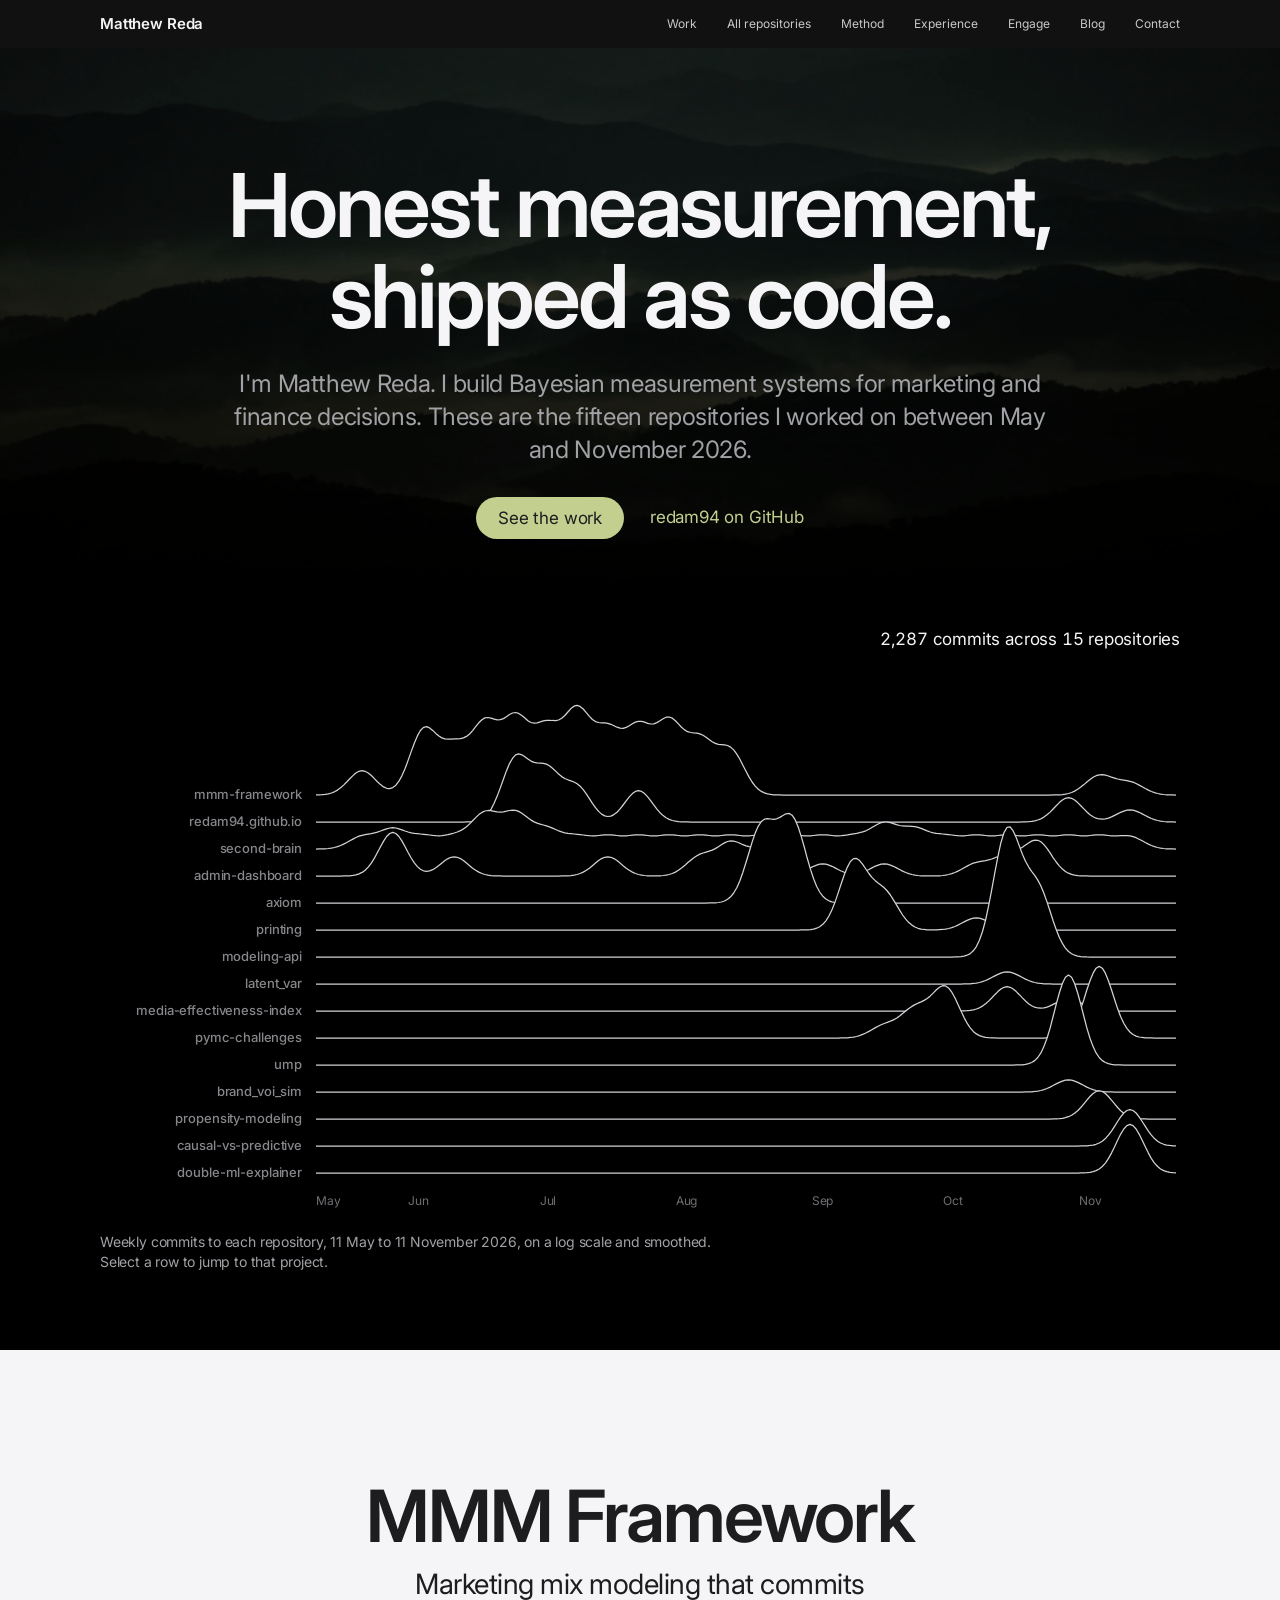
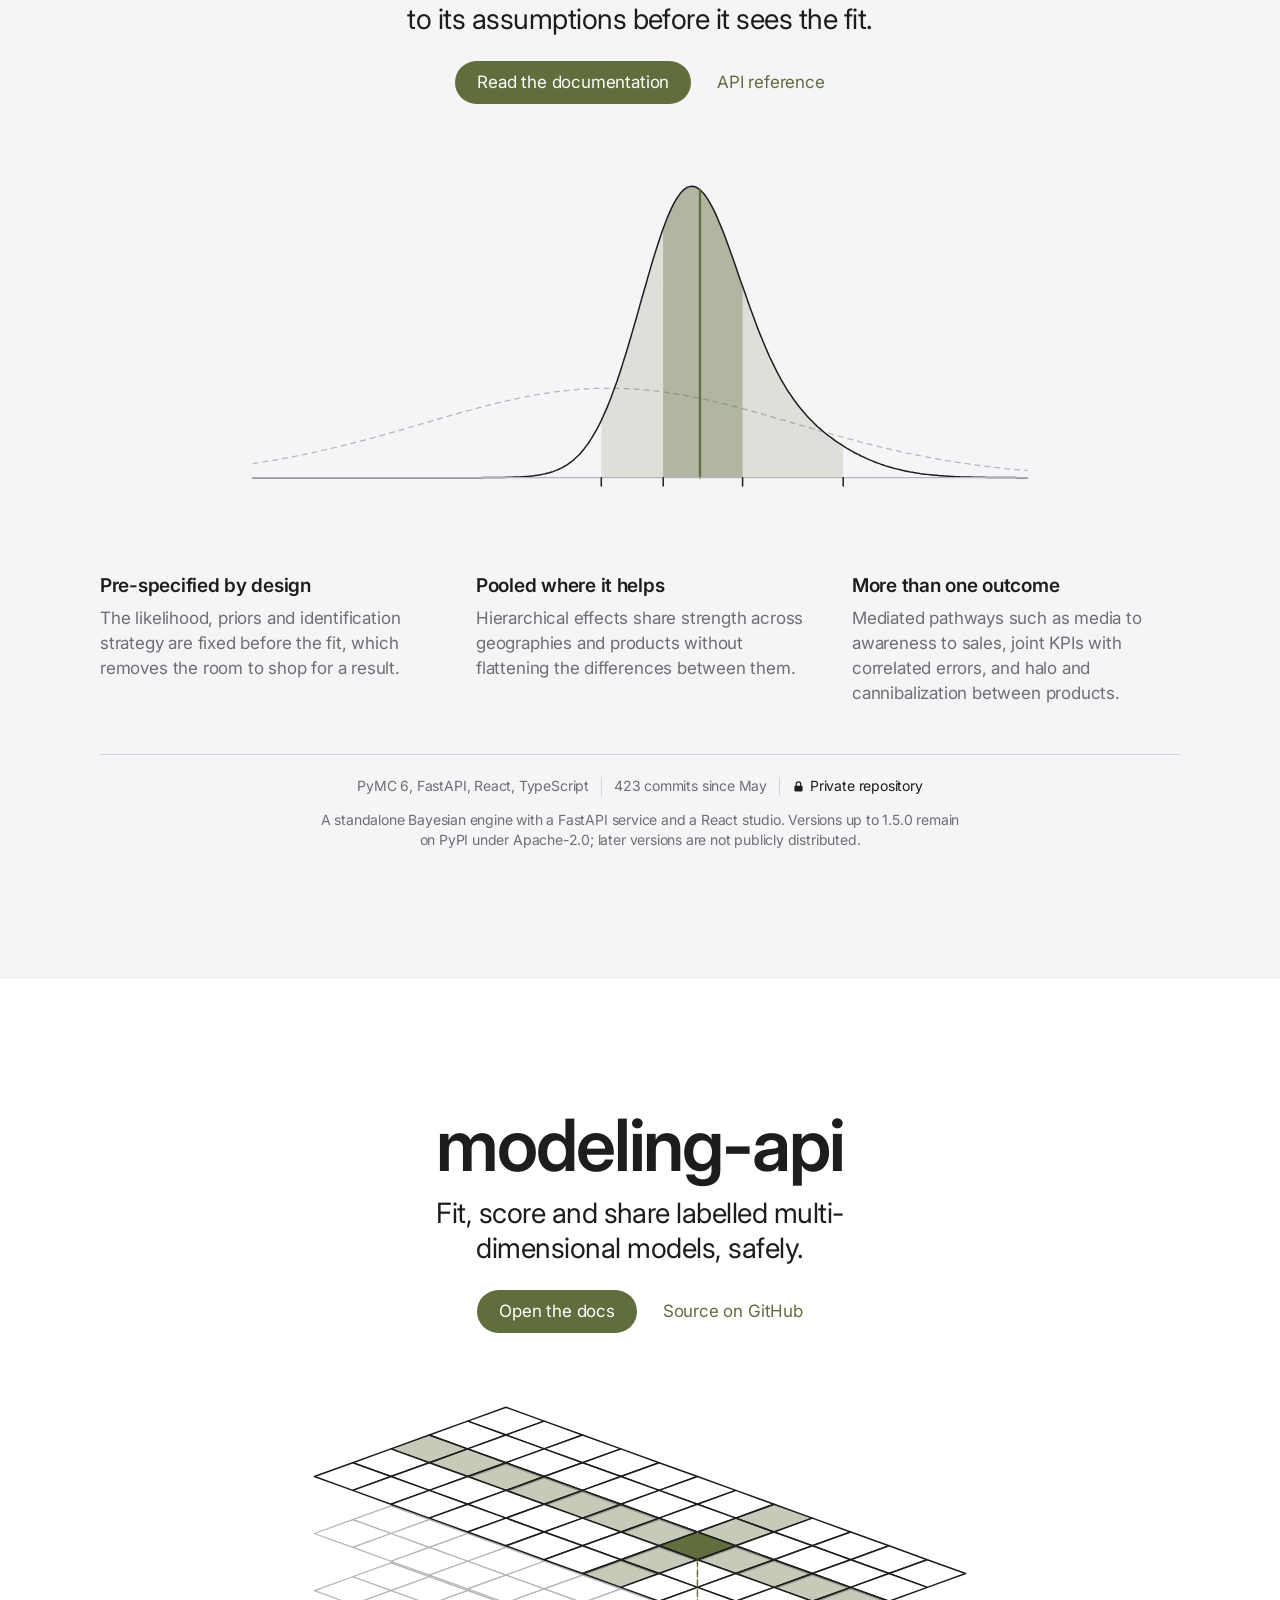
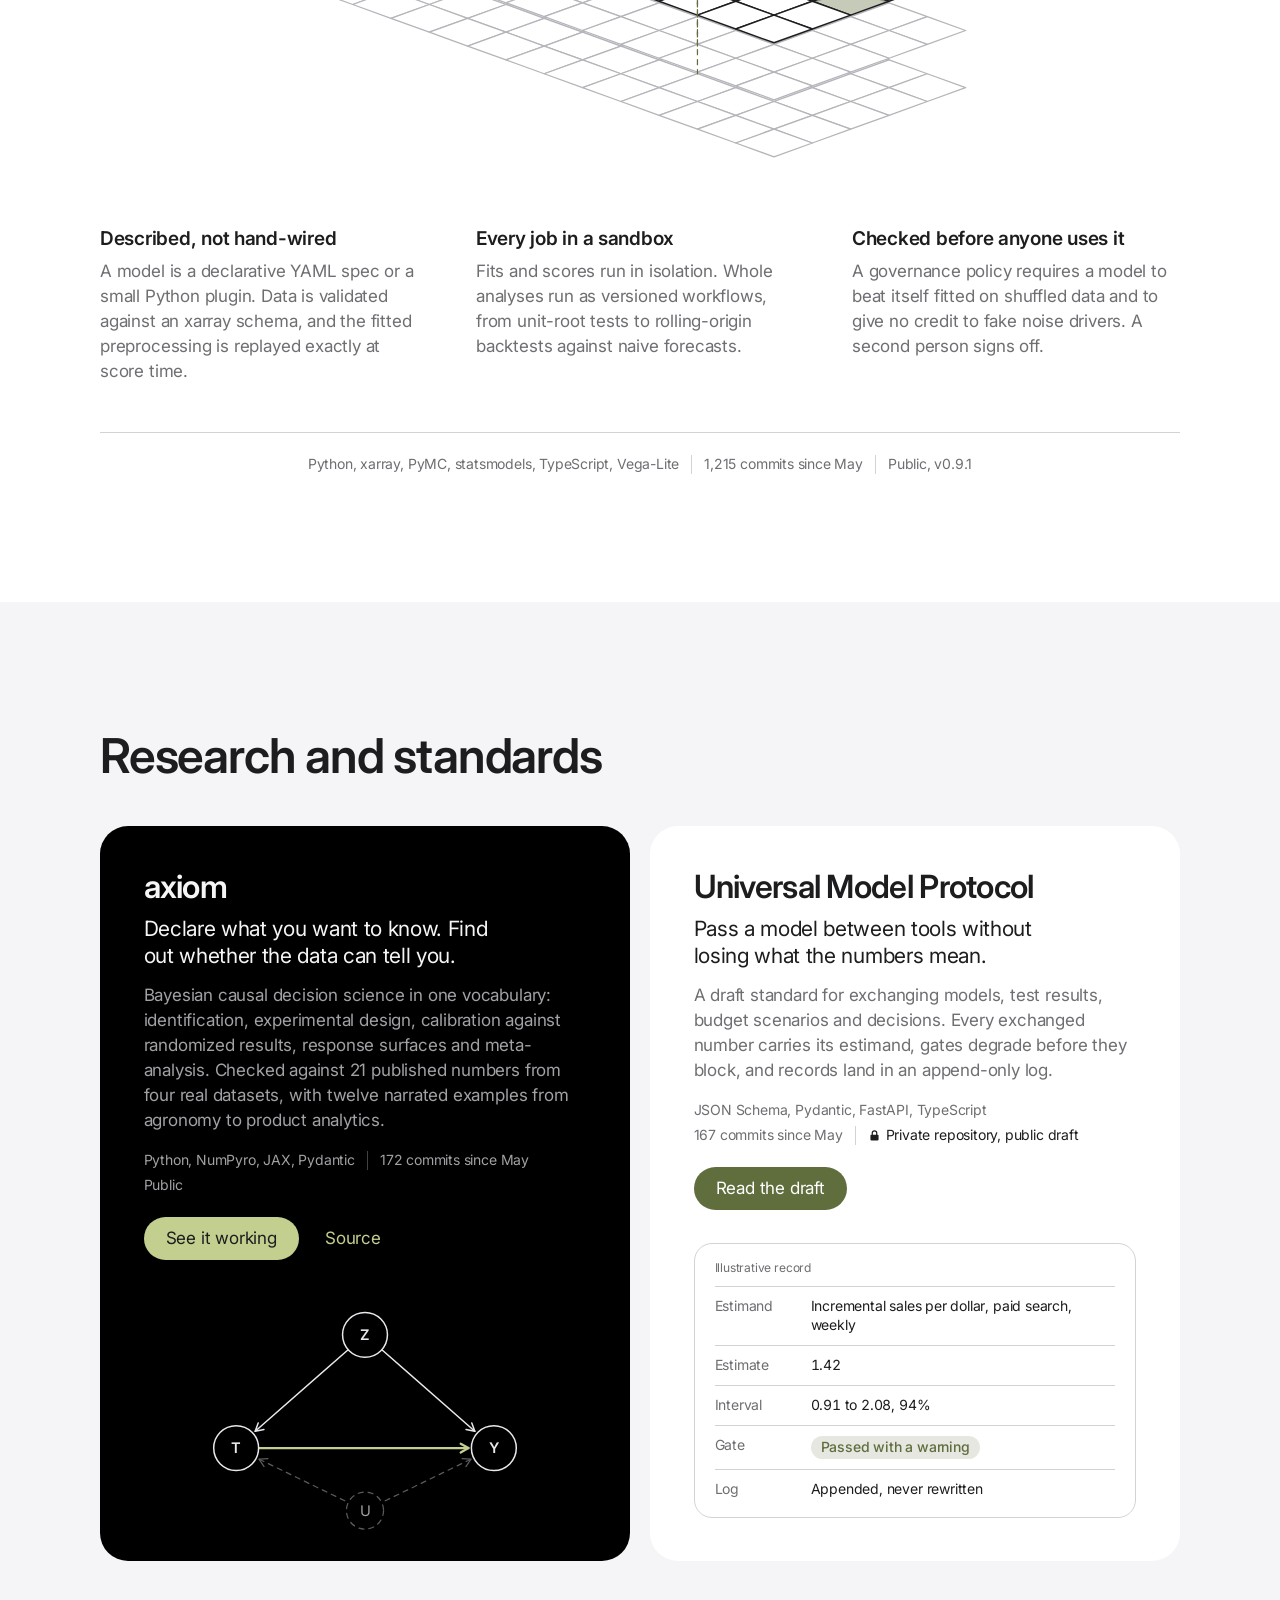
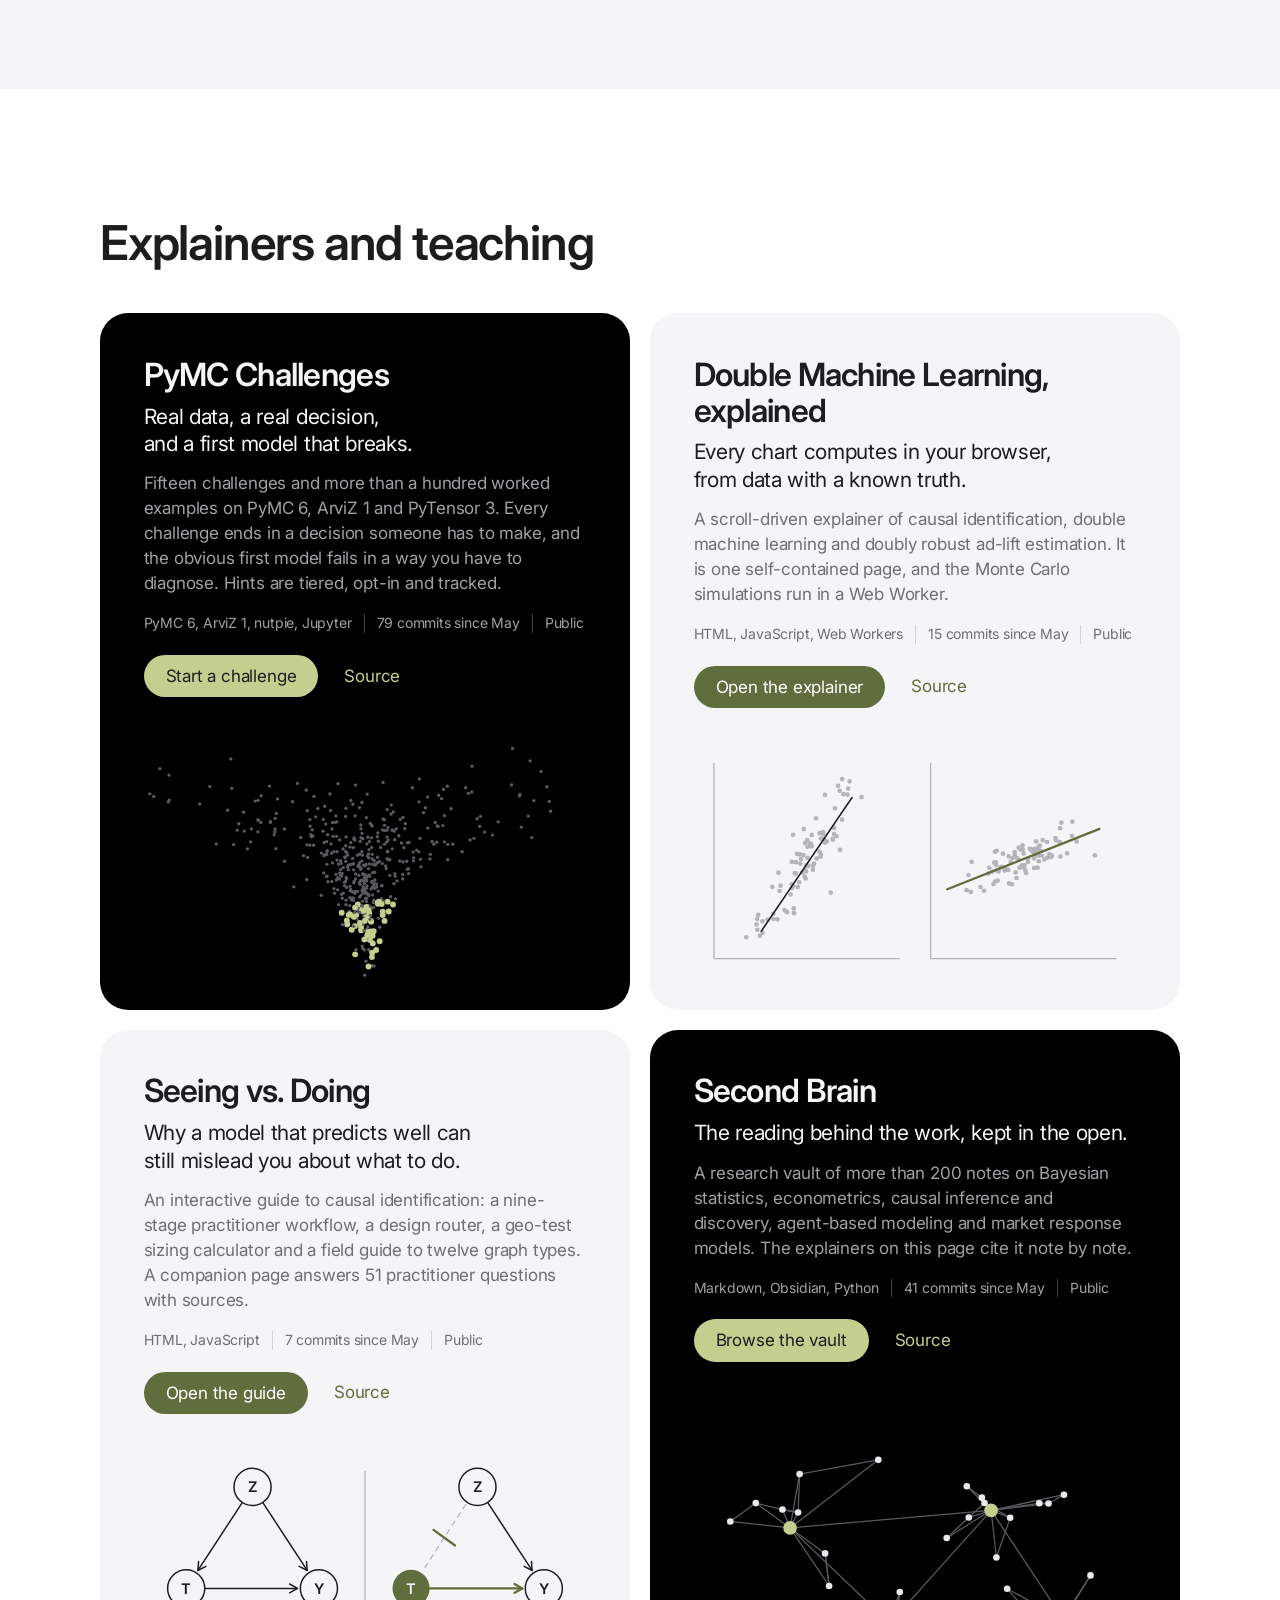
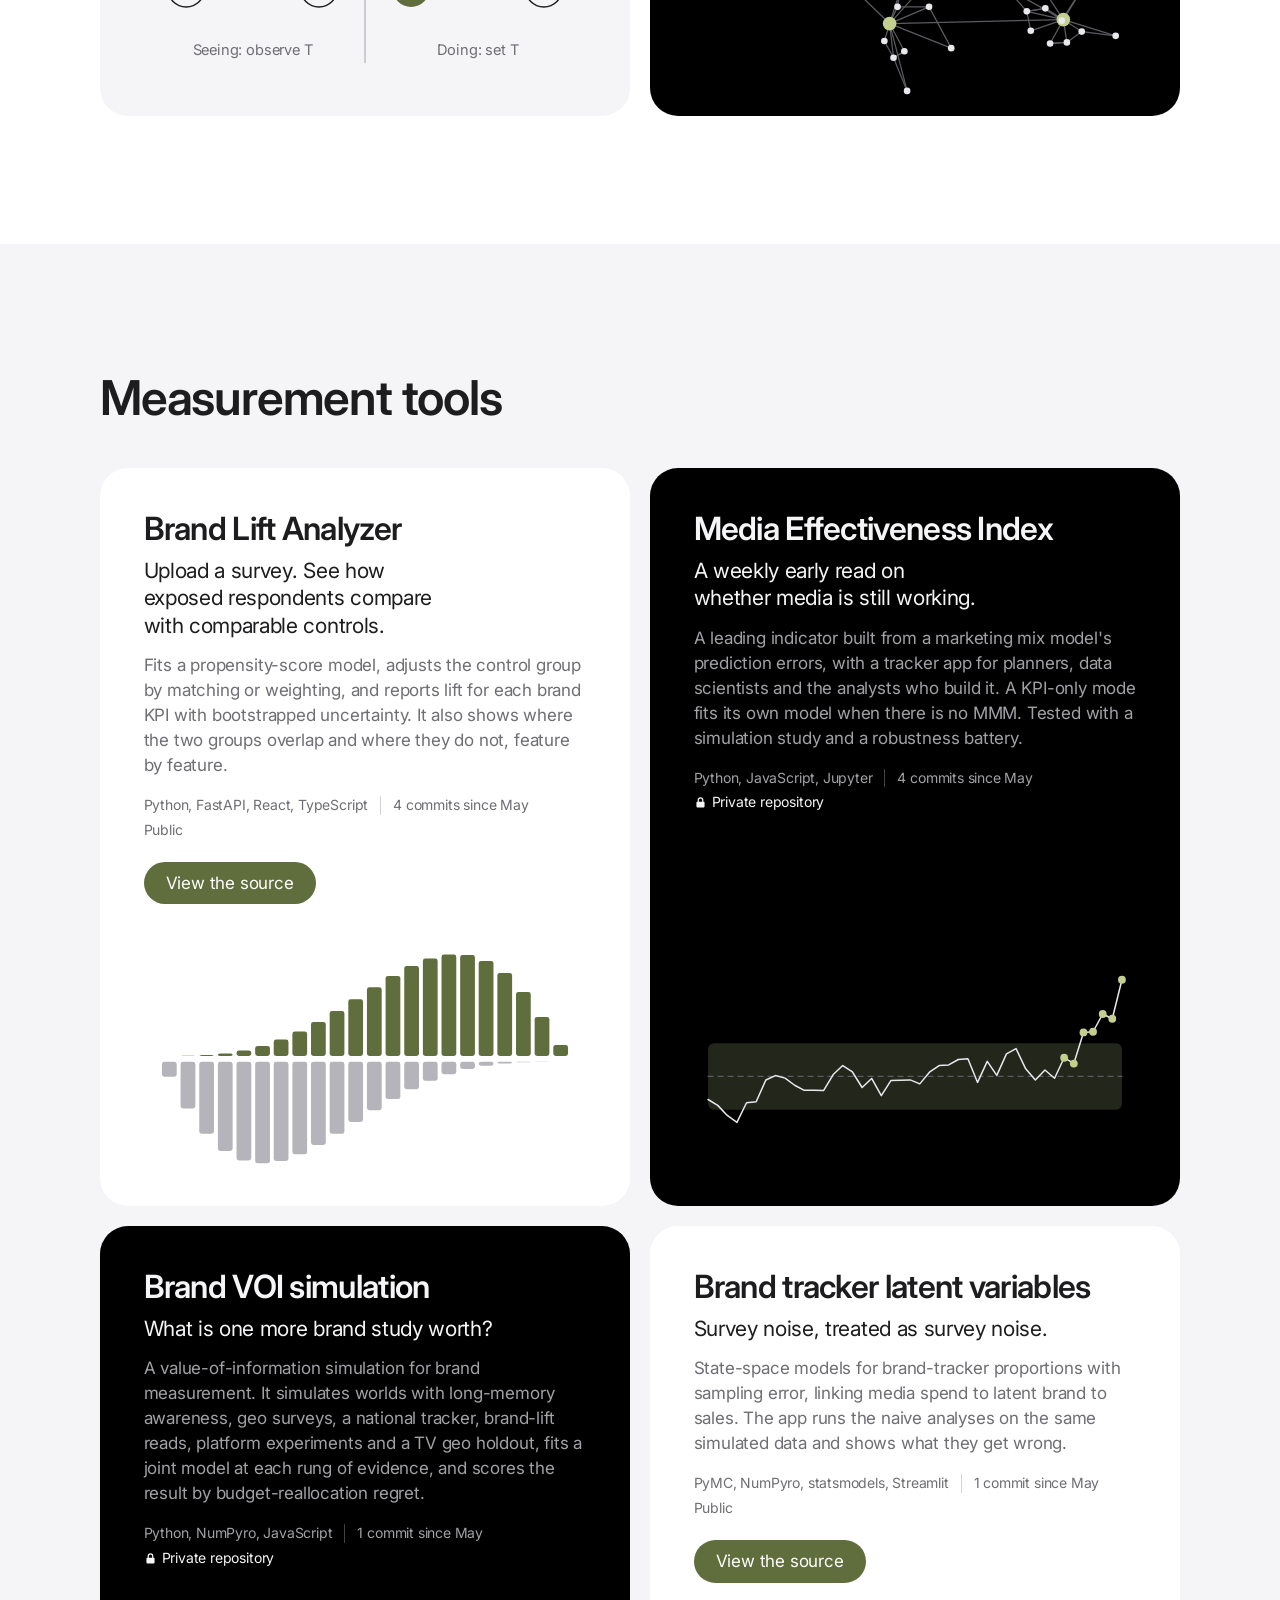
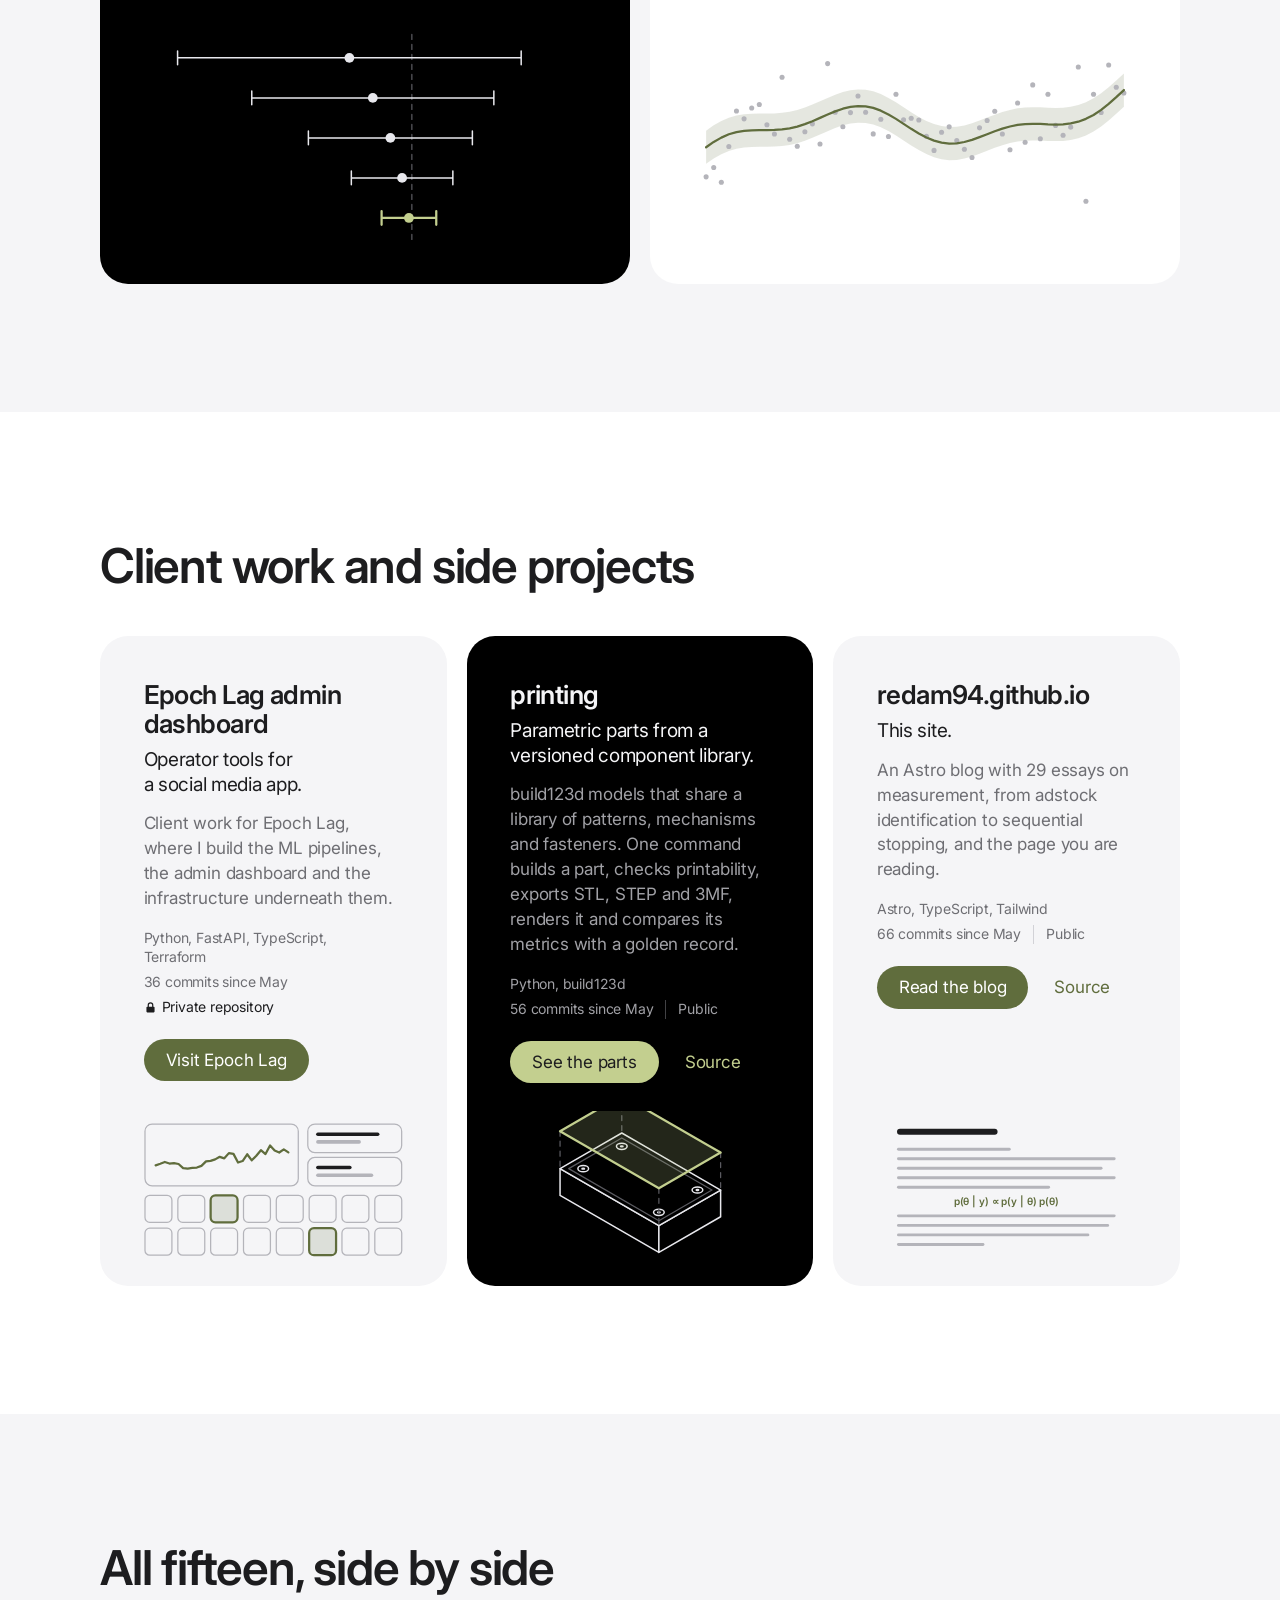
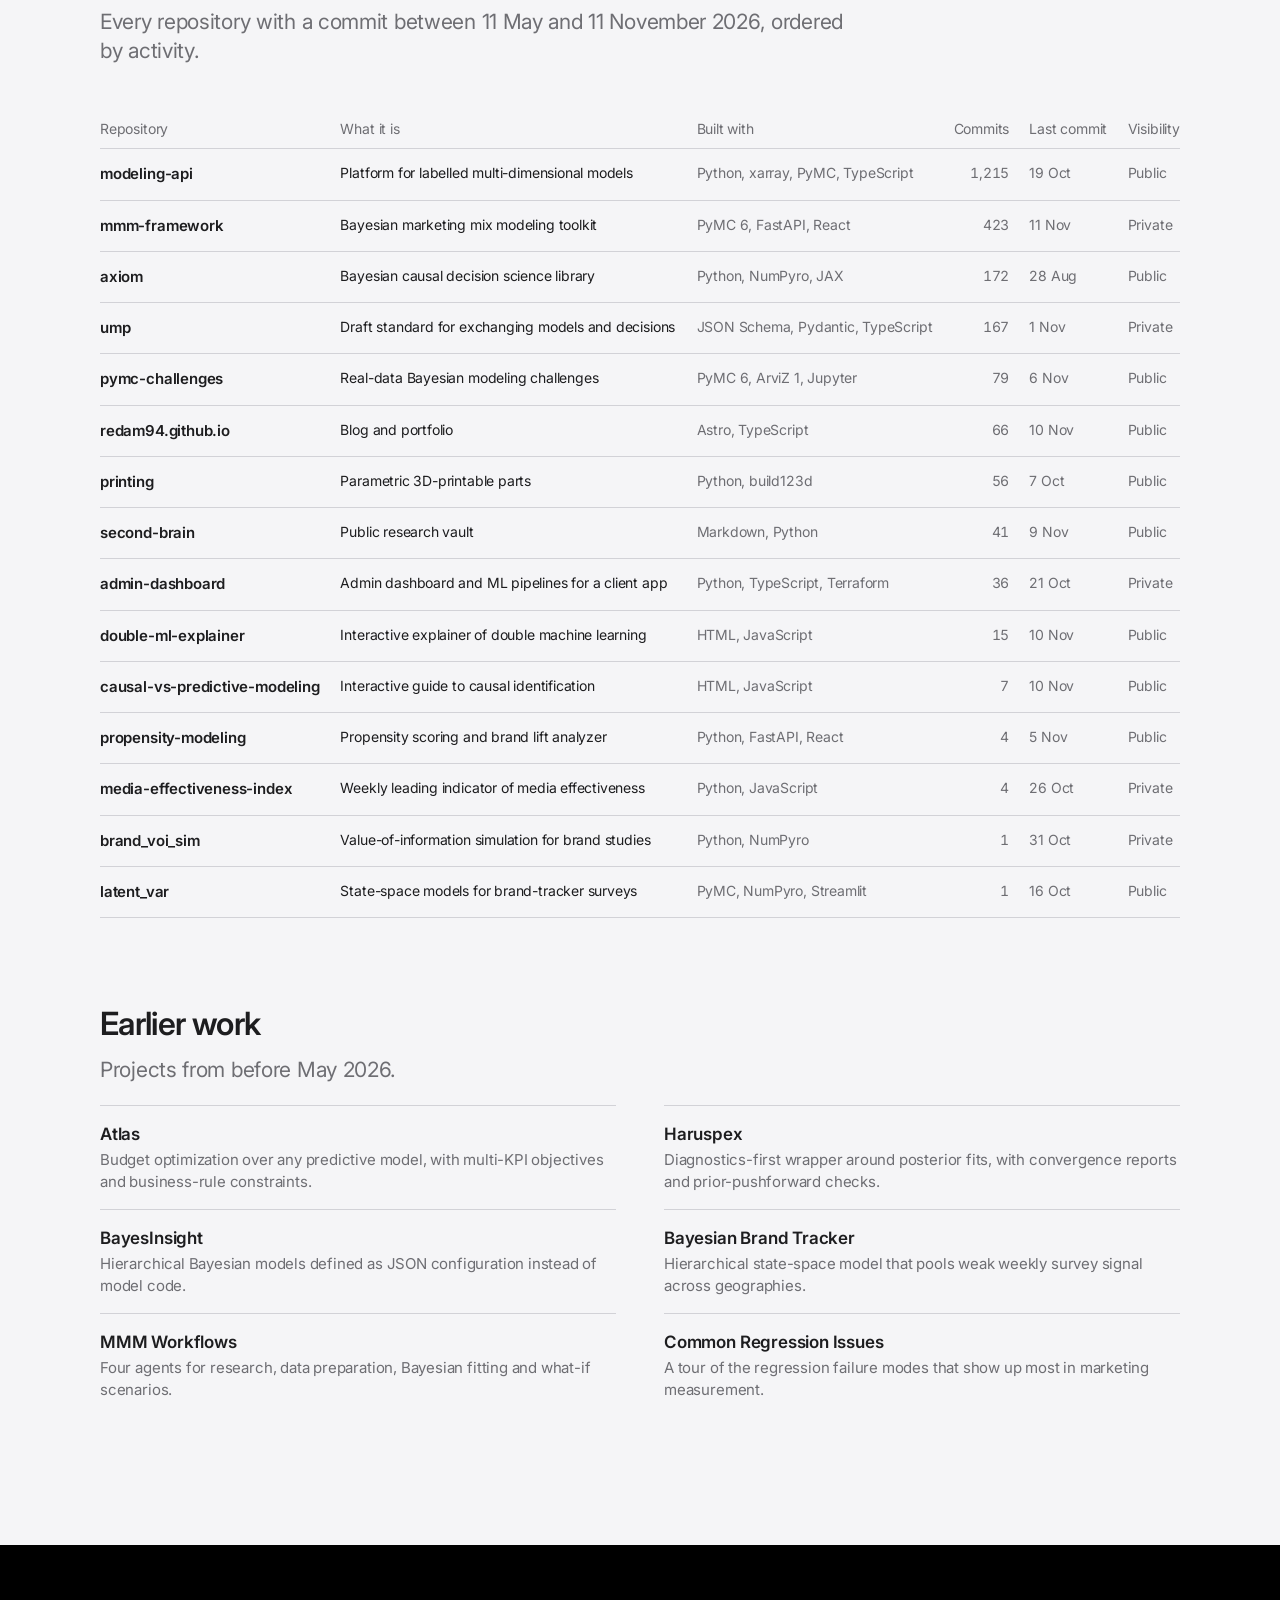
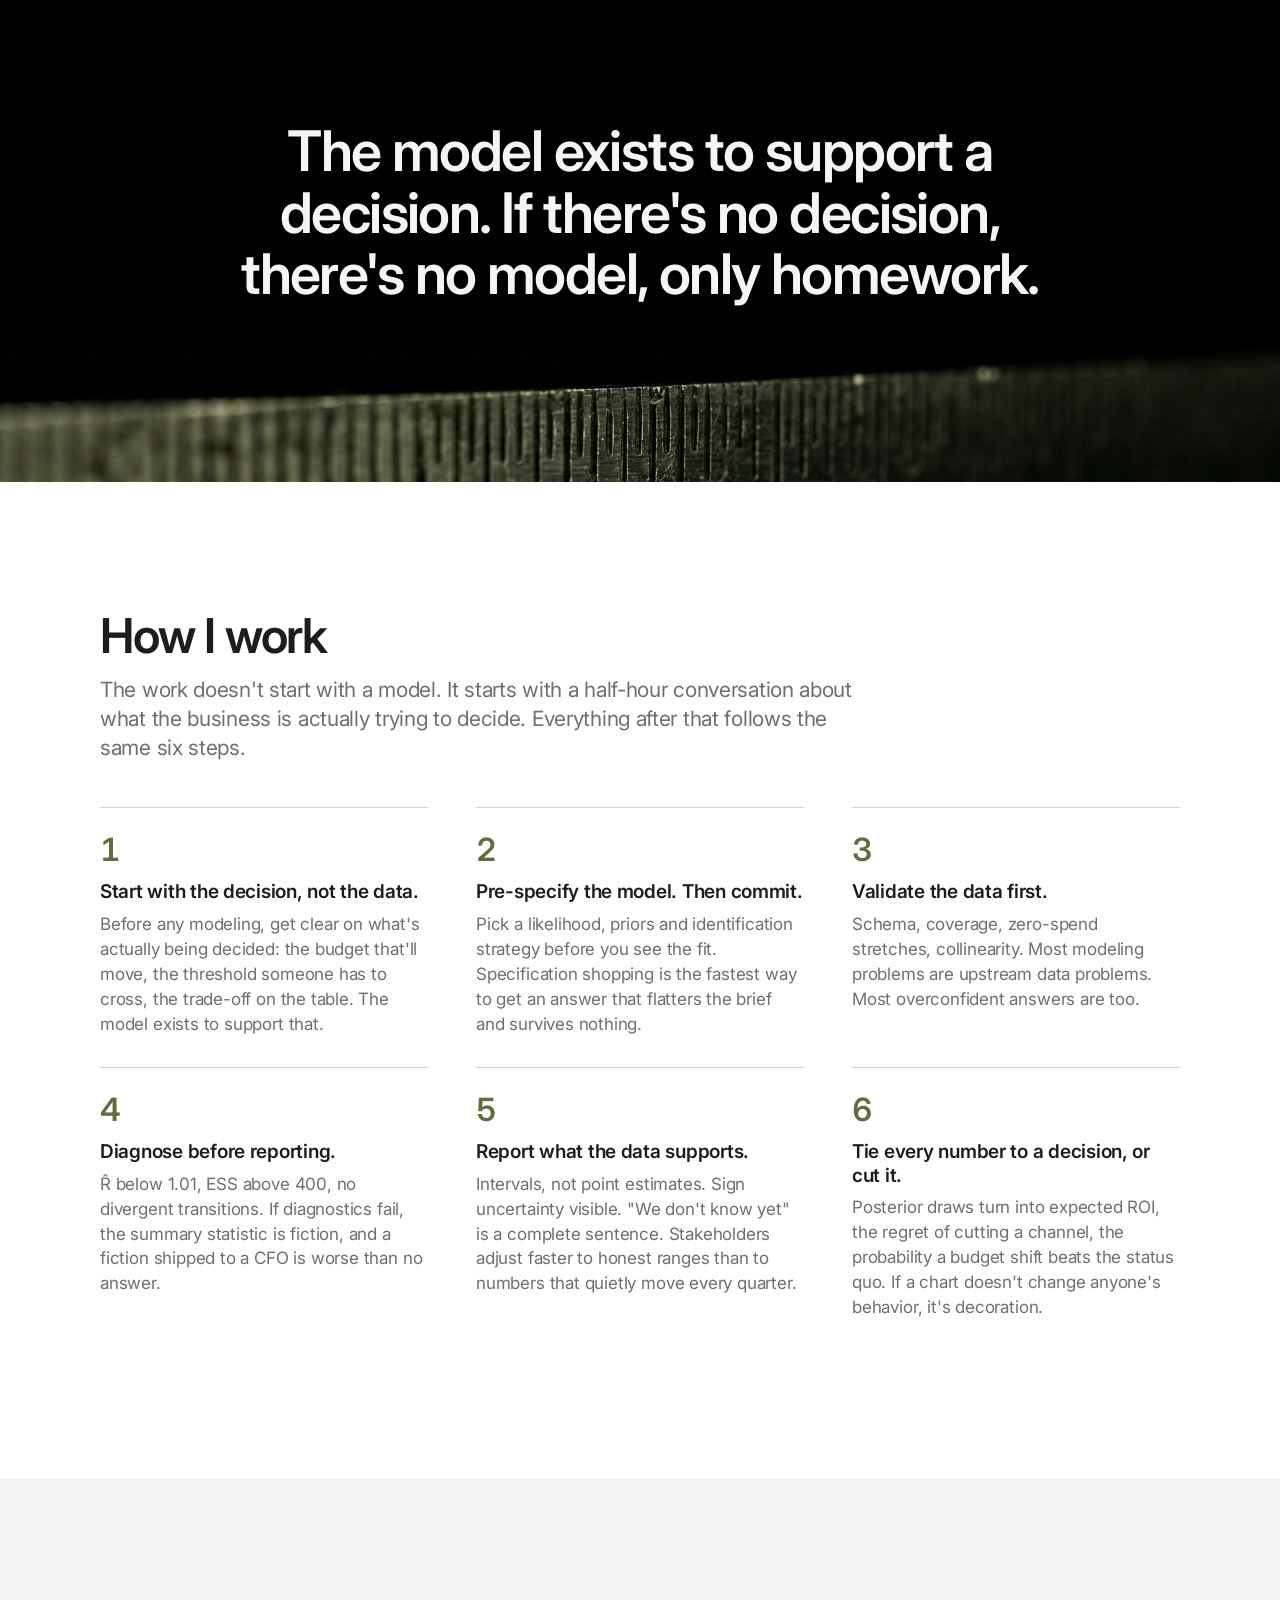
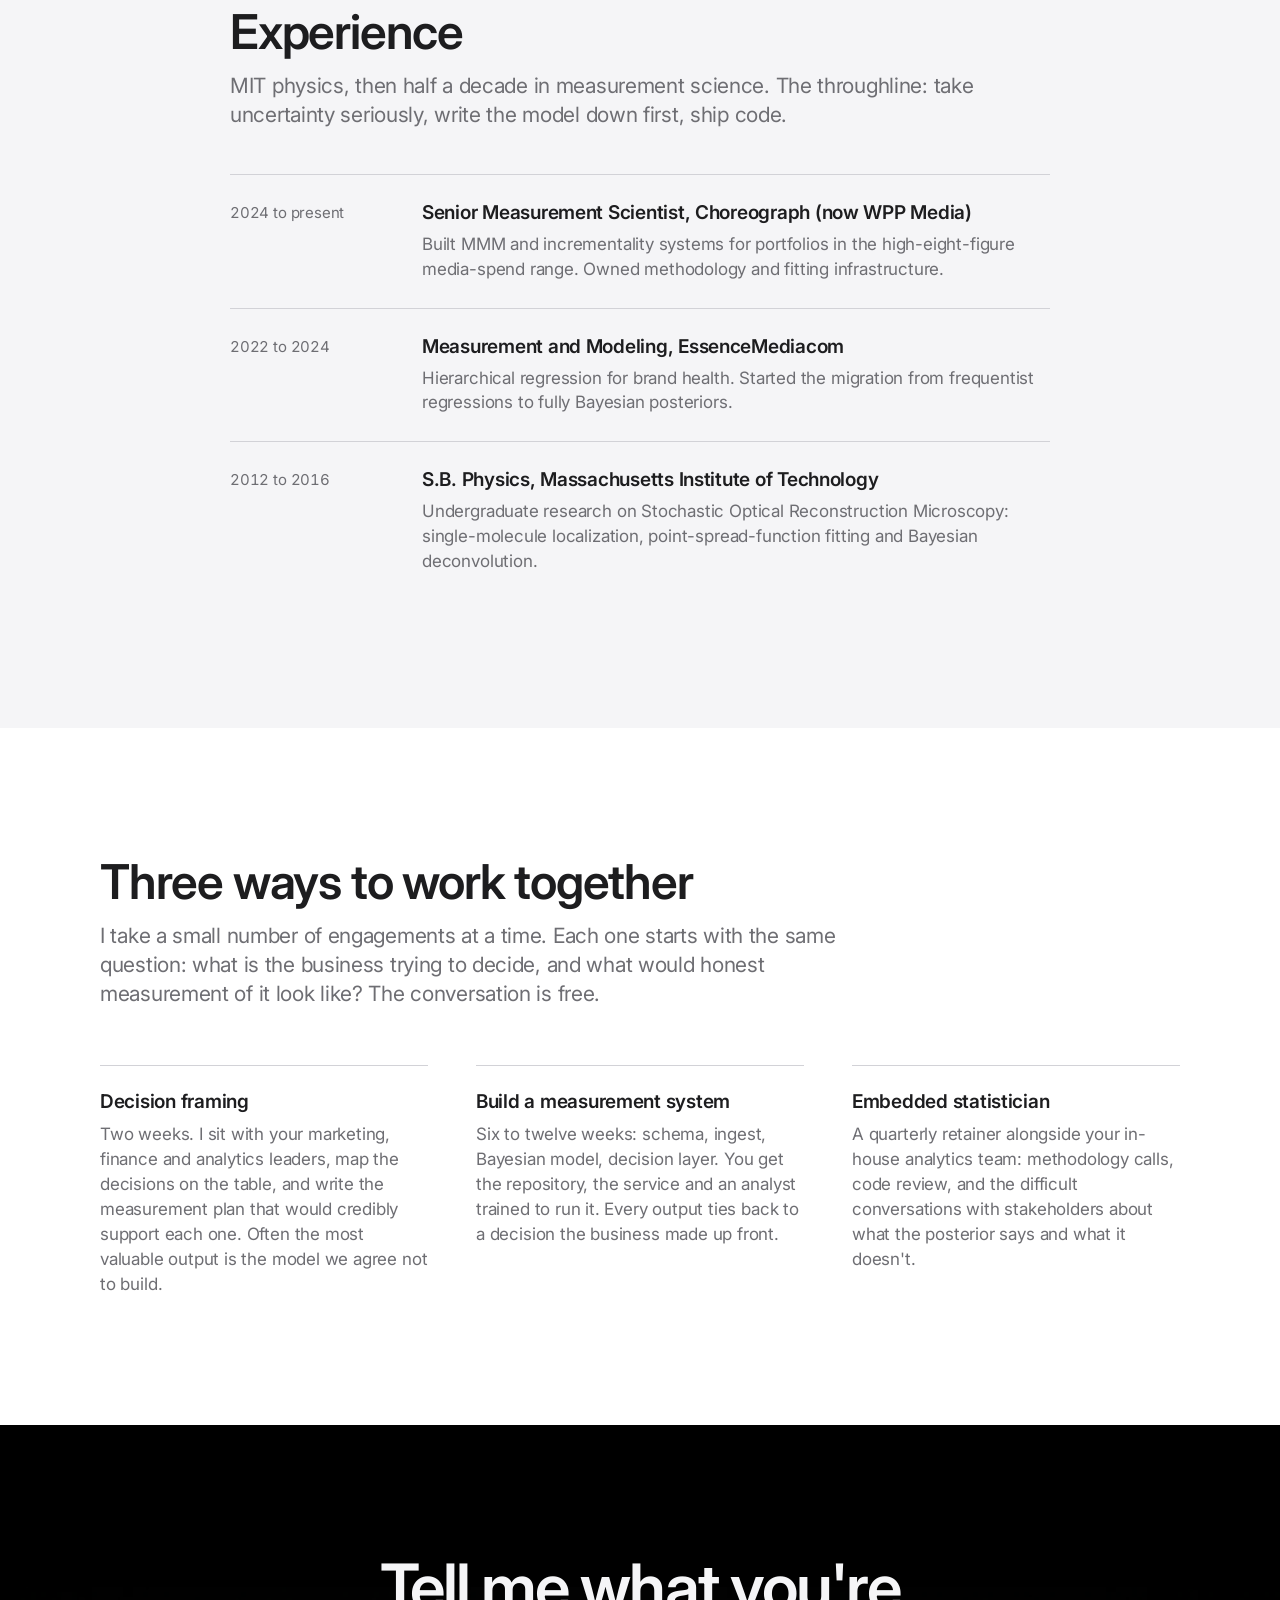
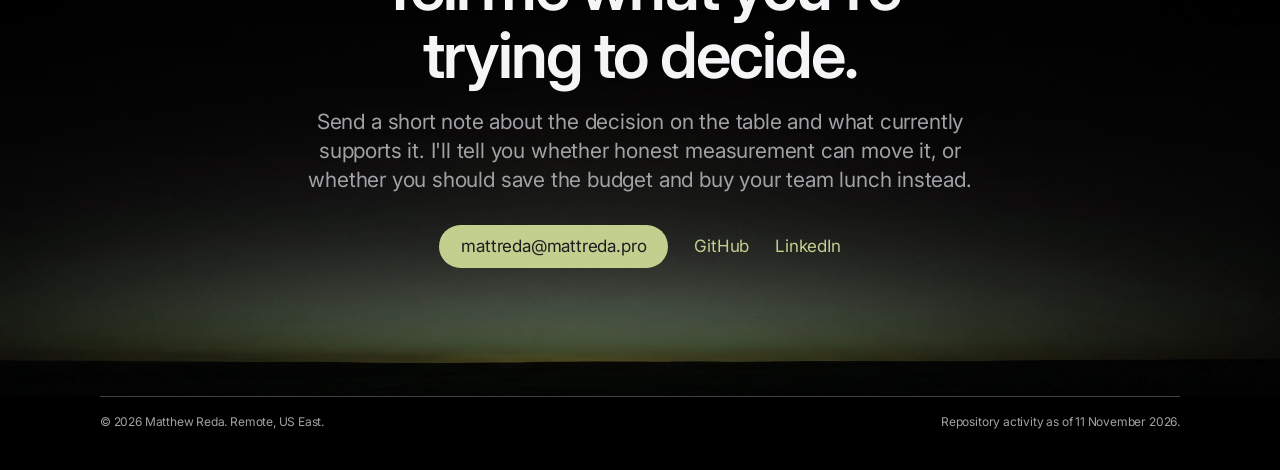
<file: public/portfolio/index.html>
<!doctype html>
<html lang="en">
  <head>
    <meta charset="utf-8" />
    <meta name="viewport" content="width=device-width, initial-scale=1" />
    <title>Matthew Reda · Bayesian measurement systems</title>
    <meta
      name="description"
      content="Matthew Reda builds Bayesian measurement systems for marketing and finance decisions. Fifteen repositories from May to November 2026: what each one does, what it is built with, and where to find it."
    />
    <meta property="og:type" content="website" />
    <meta property="og:url" content="https://redam94.github.io/portfolio/" />
    <meta
      property="og:title"
      content="Matthew Reda · Bayesian measurement systems"
    />
    <meta
      property="og:description"
      content="Matthew Reda builds Bayesian measurement systems for marketing and finance decisions. Fifteen repositories from May to November 2026: what each one does, what it is built with, and where to find it."
    />
    <meta
      property="og:image"
      content="https://redam94.github.io/portfolio/assets/og.jpg"
    />
    <meta property="og:image:width" content="1200" />
    <meta property="og:image:height" content="630" />
    <meta
      property="og:image:alt"
      content="Honest measurement, shipped as code. Matthew Reda, Bayesian measurement systems. Set over mountain ridgelines at night."
    />
    <meta name="twitter:card" content="summary_large_image" />
    <meta name="theme-color" content="#000000" />
    <link rel="icon" type="image/png" href="assets/favicon.png" />
    <link rel="apple-touch-icon" href="assets/apple-touch-icon.png" />
    <link rel="preconnect" href="https://fonts.googleapis.com" />
    <link rel="preconnect" href="https://fonts.gstatic.com" crossorigin />
    <link
      rel="stylesheet"
      href="https://fonts.googleapis.com/css2?family=Inter:wght@400;500;600&display=swap"
    />
    <link rel="stylesheet" href="site.css" />
  </head>
  <body>
    <a class="skip" href="#work">Skip to the work</a>

    <svg width="0" height="0" class="sprite" aria-hidden="true">
      <symbol id="lock" viewBox="0 0 16 16">
        <path
          d="M4.5 7V5a3.5 3.5 0 0 1 7 0v2h.5a1 1 0 0 1 1 1v5a1 1 0 0 1-1 1H4a1 1 0 0 1-1-1V8a1 1 0 0 1 1-1h.5Zm1.5 0h4V5a2 2 0 0 0-4 0v2Z"
          fill="currentColor"
        />
      </symbol>
    </svg>

    <header class="nav">
      <nav class="nav-inner" aria-label="Primary">
        <a class="nav-brand" href="#top">Matthew Reda</a>
        <ul class="nav-links">
          <li><a href="#work">Work</a></li>
          <li><a href="#all">All repositories</a></li>
          <li class="nav-wide"><a href="#method">Method</a></li>
          <li class="nav-wide"><a href="#experience">Experience</a></li>
          <li class="nav-wide"><a href="#engage">Engage</a></li>
          <li><a href="/">Blog</a></li>
          <li><a href="#contact">Contact</a></li>
        </ul>
      </nav>
    </header>

    <main id="top">
      <!-- Hero -->
      <section class="hero on-dark bg-black">
        <div class="wrap hero-copy">
          <h1>Honest measurement, shipped as code.</h1>
          <p class="hero-lede">
            I'm Matthew Reda. I build Bayesian measurement systems for marketing
            and finance decisions. These are the fifteen repositories I worked
            on between May and November 2026.
          </p>
          <p class="actions">
            <a class="btn" href="#work">See the work</a>
            <a
              class="link"
              href="https://github.com/redam94"
              target="_blank"
              rel="noreferrer"
              >redam94 on GitHub</a
            >
          </p>
        </div>
        <figure class="wrap ridges" data-ridgeline>
          <p class="ridges-readout" data-readout>
            2,287 commits across 15 repositories
          </p>
          <div class="ridges-plot" data-ridges></div>
          <figcaption>
            Weekly commits to each repository, 11 May to 11 November 2026, on a
            log scale and smoothed. Select a row to jump to that project.
          </figcaption>
        </figure>
      </section>

      <!-- Flagship: MMM Framework -->
      <section
        class="flagship bg-mist on-light"
        id="work"
        aria-labelledby="mmm-framework-title"
      >
        <div class="wrap" id="mmm-framework">
          <h2 id="mmm-framework-title">MMM Framework</h2>
          <p class="flagship-tag">
            Marketing mix modeling that commits to its assumptions before it
            sees the fit.
          </p>
          <p class="actions">
            <a
              class="btn"
              href="https://redam94.github.io/mmm-framework/"
              target="_blank"
              rel="noreferrer"
              >Read the documentation</a
            >
            <a
              class="link"
              href="https://mmm-framework.readthedocs.io/"
              target="_blank"
              rel="noreferrer"
              >API reference</a
            >
          </p>
          <svg
            class="fig flagship-fig"
            data-fig="posterior"
            viewBox="0 0 720 300"
            role="img"
            aria-label="A wide prior distribution narrowing to a posterior, with its 50 and 94 percent intervals shaded."
          ></svg>
          <div class="features">
            <div>
              <h3>Pre-specified by design</h3>
              <p>
                The likelihood, priors and identification strategy are fixed
                before the fit, which removes the room to shop for a result.
              </p>
            </div>
            <div>
              <h3>Pooled where it helps</h3>
              <p>
                Hierarchical effects share strength across geographies and
                products without flattening the differences between them.
              </p>
            </div>
            <div>
              <h3>More than one outcome</h3>
              <p>
                Mediated pathways such as media to awareness to sales, joint
                KPIs with correlated errors, and halo and cannibalization
                between products.
              </p>
            </div>
          </div>
          <p class="meta meta-center">
            <span>PyMC 6, FastAPI, React, TypeScript</span>
            <span>423 commits since May</span>
            <span class="private"
              ><svg aria-hidden="true"><use href="#lock" /></svg>Private
              repository</span
            >
          </p>
          <p class="footnote">
            A standalone Bayesian engine with a FastAPI service and a React
            studio. Versions up to 1.5.0 remain on PyPI under Apache-2.0; later
            versions are not publicly distributed.
          </p>
        </div>
      </section>

      <!-- Flagship: modeling-api -->
      <section
        class="flagship on-light bg-white"
        aria-labelledby="modeling-api-title"
      >
        <div class="wrap" id="modeling-api">
          <h2 id="modeling-api-title">modeling-api</h2>
          <p class="flagship-tag">
            Fit, score and share labelled multi-dimensional models, safely.
          </p>
          <p class="actions">
            <a
              class="btn"
              href="https://redam94.github.io/modeling-api/"
              target="_blank"
              rel="noreferrer"
              >Open the docs</a
            >
            <a
              class="link"
              href="https://github.com/redam94/modeling-api"
              target="_blank"
              rel="noreferrer"
              >Source on GitHub</a
            >
          </p>
          <svg
            class="fig flagship-fig"
            data-fig="cube"
            viewBox="0 0 720 320"
            role="img"
            aria-label="Three stacked grids standing for data with named dimensions: geography by channel by week."
          ></svg>
          <div class="features">
            <div>
              <h3>Described, not hand-wired</h3>
              <p>
                A model is a declarative YAML spec or a small Python plugin.
                Data is validated against an xarray schema, and the fitted
                preprocessing is replayed exactly at score time.
              </p>
            </div>
            <div>
              <h3>Every job in a sandbox</h3>
              <p>
                Fits and scores run in isolation. Whole analyses run as
                versioned workflows, from unit-root tests to rolling-origin
                backtests against naive forecasts.
              </p>
            </div>
            <div>
              <h3>Checked before anyone uses it</h3>
              <p>
                A governance policy requires a model to beat itself fitted on
                shuffled data and to give no credit to fake noise drivers. A
                second person signs off.
              </p>
            </div>
          </div>
          <p class="meta meta-center">
            <span
              >Python, xarray, PyMC, statsmodels, TypeScript, Vega-Lite</span
            >
            <span>1,215 commits since May</span>
            <span>Public, v0.9.1</span>
          </p>
        </div>
      </section>

      <!-- Research and standards -->
      <section class="group bg-mist on-light" aria-labelledby="g-research">
        <div class="wrap">
          <h2 class="group-title" id="g-research">Research and standards</h2>
          <div class="tiles">
            <article class="tile on-dark bg-black" id="axiom">
              <div class="tile-copy">
                <h3>axiom</h3>
                <p class="tile-tag">
                  Declare what you want to know. Find out whether the data can
                  tell you.
                </p>
                <p class="tile-desc">
                  Bayesian causal decision science in one vocabulary:
                  identification, experimental design, calibration against
                  randomized results, response surfaces and meta-analysis.
                  Checked against 21 published numbers from four real datasets,
                  with twelve narrated examples from agronomy to product
                  analytics.
                </p>
                <p class="meta">
                  <span>Python, NumPyro, JAX, Pydantic</span>
                  <span>172 commits since May</span>
                  <span>Public</span>
                </p>
                <p class="actions">
                  <a
                    class="btn"
                    href="https://redam94.github.io/axiom/"
                    target="_blank"
                    rel="noreferrer"
                    >See it working</a
                  >
                  <a
                    class="link"
                    href="https://github.com/redam94/axiom"
                    target="_blank"
                    rel="noreferrer"
                    >Source</a
                  >
                </p>
              </div>
              <svg
                class="fig"
                data-fig="dag"
                viewBox="0 0 480 260"
                role="img"
                aria-label="A causal graph: a confounder Z points to treatment T and outcome Y, the effect of T on Y is highlighted, and an unobserved variable U is drawn dashed."
              ></svg>
            </article>

            <article class="tile on-light bg-white" id="ump">
              <div class="tile-copy">
                <h3>Universal Model Protocol</h3>
                <p class="tile-tag">
                  Pass a model between tools without losing what the numbers
                  mean.
                </p>
                <p class="tile-desc">
                  A draft standard for exchanging models, test results, budget
                  scenarios and decisions. Every exchanged number carries its
                  estimand, gates degrade before they block, and records land in
                  an append-only log.
                </p>
                <p class="meta">
                  <span>JSON Schema, Pydantic, FastAPI, TypeScript</span>
                  <span>167 commits since May</span>
                  <span class="private"
                    ><svg aria-hidden="true"><use href="#lock" /></svg>Private
                    repository, public draft</span
                  >
                </p>
                <p class="actions">
                  <a
                    class="btn"
                    href="https://redam94.github.io/ump/"
                    target="_blank"
                    rel="noreferrer"
                    >Read the draft</a
                  >
                </p>
              </div>
              <div
                class="record"
                role="img"
                aria-label="Illustration of a record that carries an estimate together with its estimand, interval, gate result and log entry."
              >
                <p class="record-head">Illustrative record</p>
                <dl>
                  <div>
                    <dt>Estimand</dt>
                    <dd>Incremental sales per dollar, paid search, weekly</dd>
                  </div>
                  <div>
                    <dt>Estimate</dt>
                    <dd>1.42</dd>
                  </div>
                  <div>
                    <dt>Interval</dt>
                    <dd>0.91 to 2.08, 94%</dd>
                  </div>
                  <div>
                    <dt>Gate</dt>
                    <dd><span class="chip">Passed with a warning</span></dd>
                  </div>
                  <div>
                    <dt>Log</dt>
                    <dd>Appended, never rewritten</dd>
                  </div>
                </dl>
              </div>
            </article>
          </div>
        </div>
      </section>

      <!-- Explainers and teaching -->
      <section class="group on-light bg-white" aria-labelledby="g-teaching">
        <div class="wrap">
          <h2 class="group-title" id="g-teaching">Explainers and teaching</h2>
          <div class="tiles">
            <article class="tile on-dark bg-black" id="pymc-challenges">
              <div class="tile-copy">
                <h3>PyMC Challenges</h3>
                <p class="tile-tag">
                  Real data, a real decision, and a first model that breaks.
                </p>
                <p class="tile-desc">
                  Fifteen challenges and more than a hundred worked examples on
                  PyMC 6, ArviZ 1 and PyTensor 3. Every challenge ends in a
                  decision someone has to make, and the obvious first model
                  fails in a way you have to diagnose. Hints are tiered, opt-in
                  and tracked.
                </p>
                <p class="meta">
                  <span>PyMC 6, ArviZ 1, nutpie, Jupyter</span>
                  <span>79 commits since May</span>
                  <span>Public</span>
                </p>
                <p class="actions">
                  <a
                    class="btn"
                    href="https://redam94.github.io/pymc-challenges/"
                    target="_blank"
                    rel="noreferrer"
                    >Start a challenge</a
                  >
                  <a
                    class="link"
                    href="https://github.com/redam94/pymc-challenges"
                    target="_blank"
                    rel="noreferrer"
                    >Source</a
                  >
                </p>
              </div>
              <svg
                class="fig"
                data-fig="funnel"
                viewBox="0 0 480 260"
                role="img"
                aria-label="Posterior samples in a funnel shape, with divergent transitions highlighted in the narrow neck."
              ></svg>
            </article>

            <article class="tile bg-mist on-light" id="double-ml-explainer">
              <div class="tile-copy">
                <h3>Double Machine Learning, explained</h3>
                <p class="tile-tag">
                  Every chart computes in your browser, from data with a known
                  truth.
                </p>
                <p class="tile-desc">
                  A scroll-driven explainer of causal identification, double
                  machine learning and doubly robust ad-lift estimation. It is
                  one self-contained page, and the Monte Carlo simulations run
                  in a Web Worker.
                </p>
                <p class="meta">
                  <span>HTML, JavaScript, Web Workers</span>
                  <span>15 commits since May</span>
                  <span>Public</span>
                </p>
                <p class="actions">
                  <a
                    class="btn"
                    href="https://redam94.github.io/double-ml-explainer/"
                    target="_blank"
                    rel="noreferrer"
                    >Open the explainer</a
                  >
                  <a
                    class="link"
                    href="https://github.com/redam94/double-ml-explainer"
                    target="_blank"
                    rel="noreferrer"
                    >Source</a
                  >
                </p>
              </div>
              <svg
                class="fig"
                data-fig="dml"
                viewBox="0 0 480 260"
                role="img"
                aria-label="Two scatter plots: the raw relationship with a steep confounded slope, and the residualized relationship with the shallower true slope."
              ></svg>
            </article>

            <article
              class="tile bg-mist on-light"
              id="causal-vs-predictive-modeling"
            >
              <div class="tile-copy">
                <h3>Seeing vs. Doing</h3>
                <p class="tile-tag">
                  Why a model that predicts well can still mislead you about
                  what to do.
                </p>
                <p class="tile-desc">
                  An interactive guide to causal identification: a nine-stage
                  practitioner workflow, a design router, a geo-test sizing
                  calculator and a field guide to twelve graph types. A
                  companion page answers 51 practitioner questions with sources.
                </p>
                <p class="meta">
                  <span>HTML, JavaScript</span>
                  <span>7 commits since May</span>
                  <span>Public</span>
                </p>
                <p class="actions">
                  <a
                    class="btn"
                    href="https://redam94.github.io/causal-vs-predictive-modeling/"
                    target="_blank"
                    rel="noreferrer"
                    >Open the guide</a
                  >
                  <a
                    class="link"
                    href="https://github.com/redam94/causal-vs-predictive-modeling"
                    target="_blank"
                    rel="noreferrer"
                    >Source</a
                  >
                </p>
              </div>
              <svg
                class="fig"
                data-fig="seeingdoing"
                viewBox="0 0 480 260"
                role="img"
                aria-label="Two causal graphs. In the first, a confounder influences the treatment. In the second, intervening on the treatment cuts that arrow."
              ></svg>
            </article>

            <article class="tile on-dark bg-black" id="second-brain">
              <div class="tile-copy">
                <h3>Second Brain</h3>
                <p class="tile-tag">
                  The reading behind the work, kept in the open.
                </p>
                <p class="tile-desc">
                  A research vault of more than 200 notes on Bayesian
                  statistics, econometrics, causal inference and discovery,
                  agent-based modeling and market response models. The
                  explainers on this page cite it note by note.
                </p>
                <p class="meta">
                  <span>Markdown, Obsidian, Python</span>
                  <span>41 commits since May</span>
                  <span>Public</span>
                </p>
                <p class="actions">
                  <a
                    class="btn"
                    href="https://redam94.github.io/second-brain/"
                    target="_blank"
                    rel="noreferrer"
                    >Browse the vault</a
                  >
                  <a
                    class="link"
                    href="https://github.com/redam94/second-brain"
                    target="_blank"
                    rel="noreferrer"
                    >Source</a
                  >
                </p>
              </div>
              <svg
                class="fig"
                data-fig="graph"
                viewBox="0 0 480 260"
                role="img"
                aria-label="A network of linked notes grouped into four topic clusters."
              ></svg>
            </article>
          </div>
        </div>
      </section>

      <!-- Measurement tools -->
      <section class="group bg-mist on-light" aria-labelledby="g-tools">
        <div class="wrap">
          <h2 class="group-title" id="g-tools">Measurement tools</h2>
          <div class="tiles">
            <article class="tile on-light bg-white" id="propensity-modeling">
              <div class="tile-copy">
                <h3>Brand Lift Analyzer</h3>
                <p class="tile-tag">
                  Upload a survey. See how exposed respondents compare with
                  comparable controls.
                </p>
                <p class="tile-desc">
                  Fits a propensity-score model, adjusts the control group by
                  matching or weighting, and reports lift for each brand KPI
                  with bootstrapped uncertainty. It also shows where the two
                  groups overlap and where they do not, feature by feature.
                </p>
                <p class="meta">
                  <span>Python, FastAPI, React, TypeScript</span>
                  <span>4 commits since May</span>
                  <span>Public</span>
                </p>
                <p class="actions">
                  <a
                    class="btn"
                    href="https://github.com/redam94/propensity-modeling"
                    target="_blank"
                    rel="noreferrer"
                    >View the source</a
                  >
                </p>
              </div>
              <svg
                class="fig"
                data-fig="overlap"
                viewBox="0 0 480 260"
                role="img"
                aria-label="Mirrored histograms of propensity scores for exposed and control respondents, overlapping in the middle of the range."
              ></svg>
            </article>

            <article
              class="tile on-dark bg-black"
              id="media-effectiveness-index"
            >
              <div class="tile-copy">
                <h3>Media Effectiveness Index</h3>
                <p class="tile-tag">
                  A weekly early read on whether media is still working.
                </p>
                <p class="tile-desc">
                  A leading indicator built from a marketing mix model's
                  prediction errors, with a tracker app for planners, data
                  scientists and the analysts who build it. A KPI-only mode fits
                  its own model when there is no MMM. Tested with a simulation
                  study and a robustness battery.
                </p>
                <p class="meta">
                  <span>Python, JavaScript, Jupyter</span>
                  <span>4 commits since May</span>
                  <span class="private"
                    ><svg aria-hidden="true"><use href="#lock" /></svg>Private
                    repository</span
                  >
                </p>
              </div>
              <svg
                class="fig"
                data-fig="index"
                viewBox="0 0 480 260"
                role="img"
                aria-label="A weekly index moving inside its expected band, then drifting above it over the most recent weeks."
              ></svg>
            </article>

            <article class="tile on-dark bg-black" id="brand_voi_sim">
              <div class="tile-copy">
                <h3>Brand VOI simulation</h3>
                <p class="tile-tag">What is one more brand study worth?</p>
                <p class="tile-desc">
                  A value-of-information simulation for brand measurement. It
                  simulates worlds with long-memory awareness, geo surveys, a
                  national tracker, brand-lift reads, platform experiments and a
                  TV geo holdout, fits a joint model at each rung of evidence,
                  and scores the result by budget-reallocation regret.
                </p>
                <p class="meta">
                  <span>Python, NumPyro, JavaScript</span>
                  <span>1 commit since May</span>
                  <span class="private"
                    ><svg aria-hidden="true"><use href="#lock" /></svg>Private
                    repository</span
                  >
                </p>
              </div>
              <svg
                class="fig"
                data-fig="ladder"
                viewBox="0 0 480 260"
                role="img"
                aria-label="Five interval estimates stacked as a ladder. Each rung adds a source of evidence and the interval tightens around the true value."
              ></svg>
            </article>

            <article class="tile on-light bg-white" id="latent_var">
              <div class="tile-copy">
                <h3>Brand tracker latent variables</h3>
                <p class="tile-tag">Survey noise, treated as survey noise.</p>
                <p class="tile-desc">
                  State-space models for brand-tracker proportions with sampling
                  error, linking media spend to latent brand to sales. The app
                  runs the naive analyses on the same simulated data and shows
                  what they get wrong.
                </p>
                <p class="meta">
                  <span>PyMC, NumPyro, statsmodels, Streamlit</span>
                  <span>1 commit since May</span>
                  <span>Public</span>
                </p>
                <p class="actions">
                  <a
                    class="btn"
                    href="https://github.com/redam94/latent_var"
                    target="_blank"
                    rel="noreferrer"
                    >View the source</a
                  >
                </p>
              </div>
              <svg
                class="fig"
                data-fig="latent"
                viewBox="0 0 480 260"
                role="img"
                aria-label="Noisy survey readings scattered around a smooth latent brand trend with an uncertainty band."
              ></svg>
            </article>
          </div>
        </div>
      </section>

      <!-- Client work and side projects -->
      <section class="group on-light bg-white" aria-labelledby="g-other">
        <div class="wrap">
          <h2 class="group-title" id="g-other">
            Client work and side projects
          </h2>
          <div class="tiles tiles-3">
            <article class="tile bg-mist on-light" id="admin-dashboard">
              <div class="tile-copy">
                <h3>Epoch Lag admin dashboard</h3>
                <p class="tile-tag">Operator tools for a social media app.</p>
                <p class="tile-desc">
                  Client work for Epoch Lag, where I build the ML pipelines, the
                  admin dashboard and the infrastructure underneath them.
                </p>
                <p class="meta">
                  <span>Python, FastAPI, TypeScript, Terraform</span>
                  <span>36 commits since May</span>
                  <span class="private"
                    ><svg aria-hidden="true"><use href="#lock" /></svg>Private
                    repository</span
                  >
                </p>
                <p class="actions">
                  <a
                    class="btn"
                    href="https://www.epochlag.com/"
                    target="_blank"
                    rel="noreferrer"
                    >Visit Epoch Lag</a
                  >
                </p>
              </div>
              <svg
                class="fig"
                data-fig="console"
                viewBox="0 0 480 260"
                role="img"
                aria-label="An abstract dashboard: a trend chart, two bar summaries and a grid of image thumbnails."
              ></svg>
            </article>

            <article class="tile on-dark bg-black" id="printing">
              <div class="tile-copy">
                <h3>printing</h3>
                <p class="tile-tag">
                  Parametric parts from a versioned component library.
                </p>
                <p class="tile-desc">
                  build123d models that share a library of patterns, mechanisms
                  and fasteners. One command builds a part, checks printability,
                  exports STL, STEP and 3MF, renders it and compares its metrics
                  with a golden record.
                </p>
                <p class="meta">
                  <span>Python, build123d</span>
                  <span>56 commits since May</span>
                  <span>Public</span>
                </p>
                <p class="actions">
                  <a
                    class="btn"
                    href="https://redam94.github.io/printing/"
                    target="_blank"
                    rel="noreferrer"
                    >See the parts</a
                  >
                  <a
                    class="link"
                    href="https://github.com/redam94/printing"
                    target="_blank"
                    rel="noreferrer"
                    >Source</a
                  >
                </p>
              </div>
              <svg
                class="fig"
                data-fig="part"
                viewBox="0 0 480 260"
                role="img"
                aria-label="An isometric drawing of an open enclosure with four screw bosses and its lid lifted above it."
              ></svg>
            </article>

            <article class="tile bg-mist on-light" id="redam94.github.io">
              <div class="tile-copy">
                <h3>redam94.github.io</h3>
                <p class="tile-tag">This site.</p>
                <p class="tile-desc">
                  An Astro blog with 29 essays on measurement, from adstock
                  identification to sequential stopping, and the page you are
                  reading.
                </p>
                <p class="meta">
                  <span>Astro, TypeScript, Tailwind</span>
                  <span>66 commits since May</span>
                  <span>Public</span>
                </p>
                <p class="actions">
                  <a class="btn" href="/">Read the blog</a>
                  <a
                    class="link"
                    href="https://github.com/redam94/redam94.github.io"
                    target="_blank"
                    rel="noreferrer"
                    >Source</a
                  >
                </p>
              </div>
              <svg
                class="fig"
                data-fig="essay"
                viewBox="0 0 480 260"
                role="img"
                aria-label="An abstract page of text with one equation set off in the middle."
              ></svg>
            </article>
          </div>
        </div>
      </section>

      <!-- Compare -->
      <section class="group bg-mist on-light" id="all" aria-labelledby="all-t">
        <div class="wrap">
          <h2 class="group-title" id="all-t">All fifteen, side by side</h2>
          <p class="group-lede">
            Every repository with a commit between 11 May and 11 November 2026,
            ordered by activity.
          </p>
          <table class="specs">
            <thead>
              <tr>
                <th scope="col">Repository</th>
                <th scope="col">What it is</th>
                <th scope="col">Built with</th>
                <th scope="col" class="num">Commits</th>
                <th scope="col">Last commit</th>
                <th scope="col">Visibility</th>
              </tr>
            </thead>
            <tbody>
              <tr>
                <th scope="row"><a href="#modeling-api">modeling-api</a></th>
                <td>Platform for labelled multi-dimensional models</td>
                <td>Python, xarray, PyMC, TypeScript</td>
                <td class="num" data-label="Commits">1,215</td>
                <td data-label="Last commit">19 Oct</td>
                <td>Public</td>
              </tr>
              <tr>
                <th scope="row"><a href="#mmm-framework">mmm-framework</a></th>
                <td>Bayesian marketing mix modeling toolkit</td>
                <td>PyMC 6, FastAPI, React</td>
                <td class="num" data-label="Commits">423</td>
                <td data-label="Last commit">11 Nov</td>
                <td>Private</td>
              </tr>
              <tr>
                <th scope="row"><a href="#axiom">axiom</a></th>
                <td>Bayesian causal decision science library</td>
                <td>Python, NumPyro, JAX</td>
                <td class="num" data-label="Commits">172</td>
                <td data-label="Last commit">28 Aug</td>
                <td>Public</td>
              </tr>
              <tr>
                <th scope="row"><a href="#ump">ump</a></th>
                <td>Draft standard for exchanging models and decisions</td>
                <td>JSON Schema, Pydantic, TypeScript</td>
                <td class="num" data-label="Commits">167</td>
                <td data-label="Last commit">1 Nov</td>
                <td>Private</td>
              </tr>
              <tr>
                <th scope="row">
                  <a href="#pymc-challenges">pymc-challenges</a>
                </th>
                <td>Real-data Bayesian modeling challenges</td>
                <td>PyMC 6, ArviZ 1, Jupyter</td>
                <td class="num" data-label="Commits">79</td>
                <td data-label="Last commit">6 Nov</td>
                <td>Public</td>
              </tr>
              <tr>
                <th scope="row">
                  <a href="#redam94.github.io">redam94.github.io</a>
                </th>
                <td>Blog and portfolio</td>
                <td>Astro, TypeScript</td>
                <td class="num" data-label="Commits">66</td>
                <td data-label="Last commit">10 Nov</td>
                <td>Public</td>
              </tr>
              <tr>
                <th scope="row"><a href="#printing">printing</a></th>
                <td>Parametric 3D-printable parts</td>
                <td>Python, build123d</td>
                <td class="num" data-label="Commits">56</td>
                <td data-label="Last commit">7 Oct</td>
                <td>Public</td>
              </tr>
              <tr>
                <th scope="row"><a href="#second-brain">second-brain</a></th>
                <td>Public research vault</td>
                <td>Markdown, Python</td>
                <td class="num" data-label="Commits">41</td>
                <td data-label="Last commit">9 Nov</td>
                <td>Public</td>
              </tr>
              <tr>
                <th scope="row">
                  <a href="#admin-dashboard">admin-dashboard</a>
                </th>
                <td>Admin dashboard and ML pipelines for a client app</td>
                <td>Python, TypeScript, Terraform</td>
                <td class="num" data-label="Commits">36</td>
                <td data-label="Last commit">21 Oct</td>
                <td>Private</td>
              </tr>
              <tr>
                <th scope="row">
                  <a href="#double-ml-explainer">double-ml-explainer</a>
                </th>
                <td>Interactive explainer of double machine learning</td>
                <td>HTML, JavaScript</td>
                <td class="num" data-label="Commits">15</td>
                <td data-label="Last commit">10 Nov</td>
                <td>Public</td>
              </tr>
              <tr>
                <th scope="row">
                  <a href="#causal-vs-predictive-modeling"
                    >causal-vs-predictive-modeling</a
                  >
                </th>
                <td>Interactive guide to causal identification</td>
                <td>HTML, JavaScript</td>
                <td class="num" data-label="Commits">7</td>
                <td data-label="Last commit">10 Nov</td>
                <td>Public</td>
              </tr>
              <tr>
                <th scope="row">
                  <a href="#propensity-modeling">propensity-modeling</a>
                </th>
                <td>Propensity scoring and brand lift analyzer</td>
                <td>Python, FastAPI, React</td>
                <td class="num" data-label="Commits">4</td>
                <td data-label="Last commit">5 Nov</td>
                <td>Public</td>
              </tr>
              <tr>
                <th scope="row">
                  <a href="#media-effectiveness-index"
                    >media-effectiveness-index</a
                  >
                </th>
                <td>Weekly leading indicator of media effectiveness</td>
                <td>Python, JavaScript</td>
                <td class="num" data-label="Commits">4</td>
                <td data-label="Last commit">26 Oct</td>
                <td>Private</td>
              </tr>
              <tr>
                <th scope="row"><a href="#brand_voi_sim">brand_voi_sim</a></th>
                <td>Value-of-information simulation for brand studies</td>
                <td>Python, NumPyro</td>
                <td class="num" data-label="Commits">1</td>
                <td data-label="Last commit">31 Oct</td>
                <td>Private</td>
              </tr>
              <tr>
                <th scope="row"><a href="#latent_var">latent_var</a></th>
                <td>State-space models for brand-tracker surveys</td>
                <td>PyMC, NumPyro, Streamlit</td>
                <td class="num" data-label="Commits">1</td>
                <td data-label="Last commit">16 Oct</td>
                <td>Public</td>
              </tr>
            </tbody>
          </table>

          <h3 class="earlier-title">Earlier work</h3>
          <p class="group-lede">Projects from before May 2026.</p>
          <ul class="earlier">
            <li>
              <a
                href="https://atlas.mattreda.pro/"
                target="_blank"
                rel="noreferrer"
                >Atlas</a
              >
              <span
                >Budget optimization over any predictive model, with multi-KPI
                objectives and business-rule constraints.</span
              >
            </li>
            <li>
              <a
                href="https://github.com/redam94/haruspex"
                target="_blank"
                rel="noreferrer"
                >Haruspex</a
              >
              <span
                >Diagnostics-first wrapper around posterior fits, with
                convergence reports and prior-pushforward checks.</span
              >
            </li>
            <li>
              <a
                href="https://github.com/redam94/BayesInsight"
                target="_blank"
                rel="noreferrer"
                >BayesInsight</a
              >
              <span
                >Hierarchical Bayesian models defined as JSON configuration
                instead of model code.</span
              >
            </li>
            <li>
              <a
                href="https://github.com/redam94/BayesianBrandTracker"
                target="_blank"
                rel="noreferrer"
                >Bayesian Brand Tracker</a
              >
              <span
                >Hierarchical state-space model that pools weak weekly survey
                signal across geographies.</span
              >
            </li>
            <li>
              <a
                href="https://github.com/redam94/mmm-agent"
                target="_blank"
                rel="noreferrer"
                >MMM Workflows</a
              >
              <span
                >Four agents for research, data preparation, Bayesian fitting
                and what-if scenarios.</span
              >
            </li>
            <li>
              <a
                href="https://redam94.github.io/common_regression_issues/"
                target="_blank"
                rel="noreferrer"
                >Common Regression Issues</a
              >
              <span
                >A tour of the regression failure modes that show up most in
                marketing measurement.</span
              >
            </li>
          </ul>
        </div>
      </section>

      <!-- Statement -->
      <section class="statement on-dark bg-black">
        <div class="wrap">
          <blockquote>
            The model exists to support a decision. If there's no decision,
            there's no model, only homework.
          </blockquote>
        </div>
      </section>

      <!-- Method -->
      <section
        class="group on-light bg-white"
        id="method"
        aria-labelledby="method-t"
      >
        <div class="wrap">
          <h2 class="group-title" id="method-t">How I work</h2>
          <p class="group-lede">
            The work doesn't start with a model. It starts with a half-hour
            conversation about what the business is actually trying to decide.
            Everything after that follows the same six steps.
          </p>
          <ol class="steps">
            <li>
              <h3>Start with the decision, not the data.</h3>
              <p>
                Before any modeling, get clear on what's actually being decided:
                the budget that'll move, the threshold someone has to cross, the
                trade-off on the table. The model exists to support that.
              </p>
            </li>
            <li>
              <h3>Pre-specify the model. Then commit.</h3>
              <p>
                Pick a likelihood, priors and identification strategy before you
                see the fit. Specification shopping is the fastest way to get an
                answer that flatters the brief and survives nothing.
              </p>
            </li>
            <li>
              <h3>Validate the data first.</h3>
              <p>
                Schema, coverage, zero-spend stretches, collinearity. Most
                modeling problems are upstream data problems. Most overconfident
                answers are too.
              </p>
            </li>
            <li>
              <h3>Diagnose before reporting.</h3>
              <p>
                R̂ below 1.01, ESS above 400, no divergent transitions. If
                diagnostics fail, the summary statistic is fiction, and a
                fiction shipped to a CFO is worse than no answer.
              </p>
            </li>
            <li>
              <h3>Report what the data supports.</h3>
              <p>
                Intervals, not point estimates. Sign uncertainty visible. "We
                don't know yet" is a complete sentence. Stakeholders adjust
                faster to honest ranges than to numbers that quietly move every
                quarter.
              </p>
            </li>
            <li>
              <h3>Tie every number to a decision, or cut it.</h3>
              <p>
                Posterior draws turn into expected ROI, the regret of cutting a
                channel, the probability a budget shift beats the status quo. If
                a chart doesn't change anyone's behavior, it's decoration.
              </p>
            </li>
          </ol>
        </div>
      </section>

      <!-- Experience -->
      <section
        class="group bg-mist on-light"
        id="experience"
        aria-labelledby="exp-t"
      >
        <div class="wrap wrap-narrow">
          <h2 class="group-title" id="exp-t">Experience</h2>
          <p class="group-lede">
            MIT physics, then half a decade in measurement science. The
            throughline: take uncertainty seriously, write the model down first,
            ship code.
          </p>
          <dl class="cv">
            <div>
              <dt>2024 to present</dt>
              <dd>
                <h3>
                  Senior Measurement Scientist, Choreograph (now WPP Media)
                </h3>
                <p>
                  Built MMM and incrementality systems for portfolios in the
                  high-eight-figure media-spend range. Owned methodology and
                  fitting infrastructure.
                </p>
              </dd>
            </div>
            <div>
              <dt>2022 to 2024</dt>
              <dd>
                <h3>Measurement and Modeling, EssenceMediacom</h3>
                <p>
                  Hierarchical regression for brand health. Started the
                  migration from frequentist regressions to fully Bayesian
                  posteriors.
                </p>
              </dd>
            </div>
            <div>
              <dt>2012 to 2016</dt>
              <dd>
                <h3>S.B. Physics, Massachusetts Institute of Technology</h3>
                <p>
                  Undergraduate research on Stochastic Optical Reconstruction
                  Microscopy: single-molecule localization,
                  point-spread-function fitting and Bayesian deconvolution.
                </p>
              </dd>
            </div>
          </dl>
        </div>
      </section>

      <!-- Engage -->
      <section
        class="group on-light bg-white"
        id="engage"
        aria-labelledby="engage-t"
      >
        <div class="wrap">
          <h2 class="group-title" id="engage-t">Three ways to work together</h2>
          <p class="group-lede">
            I take a small number of engagements at a time. Each one starts with
            the same question: what is the business trying to decide, and what
            would honest measurement of it look like? The conversation is free.
          </p>
          <div class="features features-left">
            <div>
              <h3>Decision framing</h3>
              <p>
                Two weeks. I sit with your marketing, finance and analytics
                leaders, map the decisions on the table, and write the
                measurement plan that would credibly support each one. Often the
                most valuable output is the model we agree not to build.
              </p>
            </div>
            <div>
              <h3>Build a measurement system</h3>
              <p>
                Six to twelve weeks: schema, ingest, Bayesian model, decision
                layer. You get the repository, the service and an analyst
                trained to run it. Every output ties back to a decision the
                business made up front.
              </p>
            </div>
            <div>
              <h3>Embedded statistician</h3>
              <p>
                A quarterly retainer alongside your in-house analytics team:
                methodology calls, code review, and the difficult conversations
                with stakeholders about what the posterior says and what it
                doesn't.
              </p>
            </div>
          </div>
        </div>
      </section>

      <!-- Contact -->
      <section class="contact on-dark bg-black" id="contact">
        <div class="wrap">
          <h2>Tell me what you're trying to decide.</h2>
          <p class="contact-lede">
            Send a short note about the decision on the table and what currently
            supports it. I'll tell you whether honest measurement can move it,
            or whether you should save the budget and buy your team lunch
            instead.
          </p>
          <p class="actions">
            <a class="btn" href="mailto:mattreda@mattreda.pro"
              >mattreda@mattreda.pro</a
            >
            <a
              class="link"
              href="https://github.com/redam94"
              target="_blank"
              rel="noreferrer"
              >GitHub</a
            >
            <a
              class="link"
              href="https://www.linkedin.com/in/matthew-reda"
              target="_blank"
              rel="noreferrer"
              >LinkedIn</a
            >
          </p>
        </div>
      </section>
    </main>

    <footer class="footer on-dark bg-black">
      <div class="wrap">
        <p>© 2026 Matthew Reda. Remote, US East.</p>
        <p>Repository activity as of 11 November 2026.</p>
      </div>
    </footer>

    <script src="figures.js" defer></script>
  </body>
</html>
</file>
<file: public/portfolio/site.css>
/* =============================================================
   Portfolio — product-showcase layout.
   Neutral surfaces (white, mist, black), one olive accent carried
   over from the logo, and system display type.
   ============================================================= */

:root {
  --font:
    -apple-system, BlinkMacSystemFont, "SF Pro Display", "SF Pro Text", "Inter",
    "Helvetica Neue", Arial, sans-serif;
  --white: #ffffff;
  --mist: #f5f5f7;
  --black: #000000;
  --ink: #1d1d1f;
  --olive: #606d3d;
  --olive-bright: #c3cf8f;
  --gutter: clamp(16px, 4vw, 22px);
  --section: clamp(72px, 10vw, 128px);
  --radius: 28px;
}

*,
*::before,
*::after {
  box-sizing: border-box;
}

html {
  scroll-behavior: smooth;
  -webkit-text-size-adjust: 100%;
}

body {
  margin: 0;
  background: var(--black);
  color: var(--ink);
  font-family: var(--font);
  font-size: 17px;
  line-height: 1.47;
  letter-spacing: -0.011em;
  -webkit-font-smoothing: antialiased;
  -moz-osx-font-smoothing: grayscale;
}

h1,
h2,
h3,
p,
ul,
ol,
dl,
dd,
figure,
blockquote {
  margin: 0;
  padding: 0;
}

ul,
ol {
  list-style: none;
}

a {
  color: inherit;
}

/* ---------- Surfaces ---------- */

.on-light {
  --fg: #1d1d1f;
  --fg-2: #6e6e73;
  --accent: var(--olive);
  --accent-ink: #ffffff;
  --rule: #d2d2d7;
  --fig-line: #1d1d1f;
  --fig-muted: #b4b4ba;
  --fig-accent: var(--olive);
  --fig-soft: rgba(96, 109, 61, 0.16);
  --fig-mid: rgba(96, 109, 61, 0.36);
  color: var(--fg);
}

.on-dark {
  --fg: #f5f5f7;
  --fg-2: #a1a1a6;
  --accent: var(--olive-bright);
  --accent-ink: #1d1d1f;
  --rule: #424245;
  --fig-line: #e8e8ed;
  --fig-muted: #5a5a60;
  --fig-accent: var(--olive-bright);
  --fig-soft: rgba(195, 207, 143, 0.18);
  --fig-mid: rgba(195, 207, 143, 0.4);
  color: var(--fg);
}

.bg-white {
  --fig-bg: var(--white);
  background: var(--white);
}

.bg-mist {
  --fig-bg: var(--mist);
  background: var(--mist);
}

.bg-black {
  --fig-bg: var(--black);
  background: var(--black);
}

.wrap {
  width: 100%;
  max-width: calc(1080px + 2 * var(--gutter));
  margin-inline: auto;
  padding-inline: var(--gutter);
}

.wrap-narrow {
  max-width: calc(820px + 2 * var(--gutter));
}

[id] {
  scroll-margin-top: 68px;
}

:focus-visible {
  outline: 2px solid var(--accent, var(--olive-bright));
  outline-offset: 3px;
  border-radius: 4px;
}

.skip {
  position: absolute;
  left: 12px;
  top: -60px;
  z-index: 30;
  padding: 10px 16px;
  border-radius: 980px;
  background: var(--white);
  color: var(--ink);
  font-size: 14px;
  text-decoration: none;
}

.skip:focus {
  top: 56px;
}

.sprite {
  position: absolute;
}

/* ---------- Navigation ---------- */

.nav {
  position: sticky;
  top: 0;
  z-index: 20;
  background: rgba(22, 22, 23, 0.8);
  -webkit-backdrop-filter: saturate(180%) blur(20px);
  backdrop-filter: saturate(180%) blur(20px);
  color: #f5f5f7;
}

.nav-inner {
  display: flex;
  align-items: center;
  justify-content: space-between;
  gap: 24px;
  max-width: calc(1080px + 2 * var(--gutter));
  height: 48px;
  margin-inline: auto;
  padding-inline: var(--gutter);
}

.nav-brand {
  flex: none;
  font-size: 15px;
  font-weight: 600;
  letter-spacing: -0.01em;
  text-decoration: none;
}

.nav-links {
  display: flex;
  gap: clamp(14px, 2.6vw, 30px);
  font-size: 12px;
  letter-spacing: 0;
  white-space: nowrap;
}

.nav-links a {
  display: block;
  padding-block: 8px;
  color: rgba(245, 245, 247, 0.8);
  text-decoration: none;
}

.nav-links a:hover {
  color: #ffffff;
}

/* ---------- Shared type ---------- */

.actions {
  display: flex;
  flex-wrap: wrap;
  align-items: center;
  gap: 10px 26px;
}

.btn {
  display: inline-block;
  padding: 11px 22px;
  border-radius: 980px;
  background: var(--accent);
  color: var(--accent-ink);
  font-size: 17px;
  line-height: 1.2;
  text-decoration: none;
  transition: filter 0.2s ease;
}

.btn:hover {
  filter: brightness(1.1);
}

.link {
  color: var(--accent);
  font-size: 17px;
  text-decoration: none;
}

.link:hover {
  text-decoration: underline;
  text-underline-offset: 3px;
}

.meta {
  display: flex;
  flex-wrap: wrap;
  gap: 6px 0;
  overflow: hidden;
  color: var(--fg-2);
  font-size: 14px;
  line-height: 1.35;
}

/* Each item carries a leading rule; the negative margin pushes the rule of
   the first item on every line outside the clipped box. */
.meta > span {
  margin-left: -13px;
  margin-right: 25px;
  padding-left: 12px;
  border-left: 1px solid var(--rule);
}

.meta > span:last-child {
  margin-right: 0;
}

.meta-center {
  justify-content: center;
}

.meta-center > span:first-child {
  margin-left: 0;
  padding-left: 0;
  border-left: 0;
}

.private {
  display: inline-flex;
  align-items: center;
  gap: 5px;
  color: var(--fg);
}

.private svg {
  width: 13px;
  height: 13px;
  flex: none;
}

/* ---------- Backdrops ----------
   Generated photographs behind the three black sections: ridgelines at night
   under the hero, a steel rule under the statement, first light under the
   contact block. Each is masked into the section's own black, so there is no
   visible edge and the plain black shows if an image fails to load. */

.hero,
.statement,
.contact {
  position: relative;
  isolation: isolate;
}

.hero::before,
.statement::before,
.contact::before {
  content: "";
  position: absolute;
  inset: 0;
  z-index: -1;
  background-repeat: no-repeat;
  pointer-events: none;
}

/* Sits behind the headline and is gone before the commit ridgeline starts. */
.hero::before {
  bottom: auto;
  height: clamp(480px, 46vw, 760px);
  background-image: url("assets/backdrop-ridges-2000.webp");
  background-position: center;
  background-size: cover;
  opacity: 0.62;
  -webkit-mask-image: linear-gradient(to bottom, #000 30%, transparent);
  mask-image: linear-gradient(to bottom, #000 30%, transparent);
}

/* Only the band below the quote, so the rule's edge never runs under it. */
.statement::before {
  top: 66%;
  background-image: url("assets/backdrop-rule-2000.webp");
  background-position: center 60%;
  background-size: max(100%, 1100px) auto;
  opacity: 0.85;
  -webkit-mask-image: linear-gradient(to bottom, transparent, #000 35%);
  mask-image: linear-gradient(to bottom, transparent, #000 35%);
}

/* The horizon is pushed down to sit just above the footer. */
.contact::before {
  background-image: url("assets/backdrop-dawn-2000.webp");
  background-position: center bottom calc(-0.105 * max(100vw, 1100px));
  background-size: max(100%, 1100px) auto;
  opacity: 0.8;
  -webkit-mask-image: linear-gradient(to bottom, transparent 10%, #000 60%);
  mask-image: linear-gradient(to bottom, transparent 10%, #000 60%);
}

/* ---------- Hero ---------- */

.hero {
  padding-block: clamp(64px, 9vw, 112px) clamp(48px, 6vw, 80px);
  overflow: hidden;
}

.hero-copy {
  text-align: center;
}

.hero h1 {
  max-width: 11em;
  margin-inline: auto;
  font-size: clamp(44px, 7.6vw, 88px);
  font-weight: 600;
  line-height: 1.03;
  letter-spacing: -0.035em;
  text-wrap: balance;
}

.hero-lede {
  max-width: 34em;
  margin: 26px auto 0;
  color: var(--fg-2);
  font-size: clamp(19px, 2.2vw, 24px);
  line-height: 1.38;
  letter-spacing: -0.015em;
  text-wrap: pretty;
}

.hero .actions {
  justify-content: center;
  margin-top: 30px;
}

.ridges {
  margin-top: clamp(48px, 7vw, 88px);
}

.ridges-readout {
  min-height: 1.5em;
  color: var(--fg);
  font-size: 17px;
  font-variant-numeric: tabular-nums;
  text-align: right;
}

.ridges-plot {
  margin-top: 4px;
}

.ridges-plot svg {
  display: block;
  overflow: visible;
}

.ridges figcaption {
  max-width: 44em;
  margin-top: 18px;
  color: var(--fg-2);
  font-size: 14px;
}

.r-fill {
  fill: var(--black);
  pointer-events: none;
}

.r-stroke {
  fill: none;
  stroke: #d2d2d7;
  stroke-width: 1.25;
  stroke-linejoin: round;
  pointer-events: none;
  transition: stroke 0.15s ease;
}

.r-label {
  fill: #86868b;
  font-family: var(--font);
  font-size: 13px;
  font-weight: 500;
  letter-spacing: -0.01em;
  transition: fill 0.15s ease;
}

.ridges-plot.is-narrow .r-label {
  font-size: 11.5px;
}

.r-axis {
  fill: #6e6e73;
  font-family: var(--font);
  font-size: 12px;
}

.r-hit {
  fill: transparent;
  cursor: pointer;
}

.ridges-plot a {
  outline: none;
}

.ridges-plot.has-active a:not(.is-active) .r-stroke {
  stroke: #48484d;
}

.ridges-plot a.is-active .r-stroke {
  stroke: var(--olive-bright);
  stroke-width: 2;
}

.ridges-plot a.is-active .r-fill {
  fill: #1c2110;
}

.ridges-plot a.is-active .r-label {
  fill: #ffffff;
}

.ridges-plot a:focus-visible .r-label {
  text-decoration: underline;
}

.ridge {
  transform-box: fill-box;
  transform-origin: 50% 100%;
}

.ridges-plot.is-entering .ridge {
  animation: ridge-rise 0.9s cubic-bezier(0.2, 0.7, 0.2, 1) both;
  animation-delay: calc(var(--i) * 45ms);
}

@keyframes ridge-rise {
  from {
    transform: scaleY(0.02);
    opacity: 0;
  }
}

/* ---------- Flagship sections ---------- */

.flagship {
  padding-block: var(--section);
  text-align: center;
}

.flagship h2 {
  font-size: clamp(40px, 6.4vw, 72px);
  font-weight: 600;
  line-height: 1.05;
  letter-spacing: -0.03em;
}

.flagship-tag {
  max-width: 26em;
  margin: 14px auto 0;
  font-size: clamp(21px, 2.6vw, 28px);
  line-height: 1.25;
  letter-spacing: -0.018em;
  text-wrap: balance;
}

.flagship .actions {
  justify-content: center;
  margin-top: 24px;
}

.flagship-fig {
  max-width: 860px;
  margin: clamp(32px, 5vw, 56px) auto 0;
}

.features {
  display: grid;
  grid-template-columns: repeat(3, 1fr);
  gap: 32px clamp(24px, 4vw, 48px);
  margin-top: clamp(32px, 5vw, 56px);
  text-align: left;
}

.features h3 {
  font-size: 19px;
  font-weight: 600;
  line-height: 1.26;
  letter-spacing: -0.014em;
}

.features p {
  margin-top: 8px;
  color: var(--fg-2);
}

.flagship .meta {
  margin-top: clamp(32px, 5vw, 48px);
  padding-top: 22px;
  border-top: 1px solid var(--rule);
}

.footnote {
  max-width: 46em;
  margin: 14px auto 0;
  color: var(--fg-2);
  font-size: 14px;
}

/* ---------- Groups and tiles ---------- */

.group {
  padding-block: var(--section);
}

.group-title {
  font-size: clamp(32px, 4.6vw, 48px);
  font-weight: 600;
  line-height: 1.08;
  letter-spacing: -0.025em;
}

.group-lede {
  max-width: 36em;
  margin-top: 14px;
  color: var(--fg-2);
  font-size: clamp(19px, 2vw, 21px);
  line-height: 1.38;
  letter-spacing: -0.014em;
}

.tiles {
  display: grid;
  grid-template-columns: repeat(2, minmax(0, 1fr));
  gap: 20px;
  margin-top: clamp(28px, 4vw, 44px);
}

.tiles-3 {
  grid-template-columns: repeat(3, minmax(0, 1fr));
}

.tile {
  display: flex;
  flex-direction: column;
  overflow: hidden;
  border-radius: var(--radius);
}

.tile-copy {
  padding: clamp(28px, 3.4vw, 44px) clamp(24px, 3.4vw, 44px) 28px;
}

.tile h3 {
  font-size: clamp(26px, 2.8vw, 32px);
  font-weight: 600;
  line-height: 1.12;
  letter-spacing: -0.022em;
  overflow-wrap: anywhere;
}

.tile-tag {
  margin-top: 10px;
  font-size: clamp(19px, 1.9vw, 21px);
  line-height: 1.3;
  letter-spacing: -0.015em;
  text-wrap: balance;
}

.tile-desc {
  margin-top: 14px;
  color: var(--fg-2);
}

.tile .meta {
  margin-top: 18px;
}

.tile .actions {
  margin-top: 22px;
}

.tile > .fig {
  margin-top: auto;
}

.tile > .record {
  margin-top: auto;
}

.tile > .fig {
  padding: 0 clamp(16px, 2.4vw, 32px) 20px;
}

.tiles-3 .tile h3 {
  font-size: 26px;
}

.tiles-3 .tile-tag {
  font-size: 19px;
}

.fig {
  display: block;
  width: 100%;
  height: auto;
}

.fig * {
  vector-effect: non-scaling-stroke;
}

.f-line {
  fill: none;
  stroke: var(--fig-line);
  stroke-width: 1.5;
  stroke-linecap: round;
  stroke-linejoin: round;
}

.f-muted {
  fill: none;
  stroke: var(--fig-muted);
  stroke-width: 1.25;
  stroke-linecap: round;
  stroke-linejoin: round;
}

.f-accent {
  fill: none;
  stroke: var(--fig-accent);
  stroke-width: 2.25;
  stroke-linecap: round;
  stroke-linejoin: round;
}

.f-dash {
  stroke-dasharray: 5 5;
}

.f-soft {
  fill: var(--fig-soft);
}

.f-mid {
  fill: var(--fig-mid);
}

.f-bg {
  fill: var(--fig-bg);
}

.f-fill-line {
  fill: var(--fig-line);
}

.f-fill-muted {
  fill: var(--fig-muted);
}

.f-fill-accent {
  fill: var(--fig-accent);
}

.f-text {
  fill: var(--fig-line);
  font-family: var(--font);
  font-size: 15px;
  font-weight: 600;
}

.f-text-inverse {
  fill: var(--fig-bg);
}

.f-text-muted {
  fill: var(--fg-2);
  font-weight: 400;
}

/* Illustrative record in the UMP tile */

.record {
  margin: 0 clamp(24px, 3.4vw, 44px) clamp(28px, 3.4vw, 44px);
  padding: 6px 20px 8px;
  border: 1px solid var(--rule);
  border-radius: 18px;
  font-size: 14px;
  line-height: 1.35;
}

.record-head {
  padding-block: 10px;
  color: var(--fg-2);
  font-size: 12px;
}

.record dl > div {
  display: grid;
  grid-template-columns: 84px 1fr;
  gap: 12px;
  padding-block: 10px;
  border-top: 1px solid var(--rule);
}

.record dt {
  color: var(--fg-2);
}

.record dd {
  font-variant-numeric: tabular-nums;
}

.chip {
  display: inline-block;
  padding: 2px 10px;
  border-radius: 980px;
  background: var(--fig-soft);
  color: var(--accent);
  font-weight: 500;
}

/* ---------- Compare table ---------- */

.specs {
  width: 100%;
  margin-top: clamp(28px, 4vw, 44px);
  border-collapse: collapse;
  font-size: 14px;
  line-height: 1.35;
  text-align: left;
}

.specs th,
.specs td {
  padding: 15px 20px 15px 0;
  border-bottom: 1px solid var(--rule);
  vertical-align: top;
}

.specs thead th {
  padding-block: 10px;
  color: var(--fg-2);
  font-weight: 400;
}

.specs tbody th {
  font-size: 15px;
  font-weight: 600;
  white-space: nowrap;
}

.specs tbody th a {
  color: var(--fg);
  text-decoration: none;
}

.specs tbody th a:hover {
  color: var(--accent);
  text-decoration: underline;
  text-underline-offset: 3px;
}

.specs td {
  color: var(--fg-2);
}

.specs td:nth-child(2) {
  color: var(--fg);
}

.specs .num {
  font-variant-numeric: tabular-nums;
  text-align: right;
}

.specs td:nth-child(5),
.specs td:last-child {
  white-space: nowrap;
}

.specs th:last-child,
.specs td:last-child {
  padding-right: 0;
}

.earlier-title {
  margin-top: clamp(56px, 7vw, 88px);
  font-size: clamp(24px, 3vw, 32px);
  font-weight: 600;
  line-height: 1.12;
  letter-spacing: -0.02em;
}

.earlier {
  display: grid;
  grid-template-columns: repeat(2, minmax(0, 1fr));
  gap: 0 clamp(24px, 4vw, 48px);
  margin-top: 20px;
}

.earlier li {
  padding-block: 16px;
  border-top: 1px solid var(--rule);
}

.earlier a {
  display: block;
  font-weight: 600;
  text-decoration: none;
}

.earlier a:hover {
  color: var(--accent);
  text-decoration: underline;
  text-underline-offset: 3px;
}

.earlier span {
  display: block;
  margin-top: 2px;
  color: var(--fg-2);
  font-size: 15px;
}

/* ---------- Statement ---------- */

.statement {
  padding-block: clamp(96px, 14vw, 176px);
  text-align: center;
}

.statement blockquote {
  max-width: 19em;
  margin-inline: auto;
  font-size: clamp(30px, 5vw, 56px);
  font-weight: 600;
  line-height: 1.1;
  letter-spacing: -0.028em;
  text-wrap: balance;
}

/* ---------- Method ---------- */

.steps {
  display: grid;
  grid-template-columns: repeat(3, minmax(0, 1fr));
  gap: 0 clamp(24px, 4vw, 48px);
  margin-top: clamp(28px, 4vw, 44px);
  counter-reset: step;
}

.steps li {
  padding-block: 26px 30px;
  border-top: 1px solid var(--rule);
  counter-increment: step;
}

.steps li::before {
  content: counter(step);
  display: block;
  margin-bottom: 14px;
  color: var(--accent);
  font-size: 32px;
  font-weight: 600;
  line-height: 1;
  letter-spacing: -0.02em;
  font-variant-numeric: tabular-nums;
}

.steps h3 {
  font-size: 19px;
  font-weight: 600;
  line-height: 1.26;
  letter-spacing: -0.014em;
}

.steps p {
  margin-top: 8px;
  color: var(--fg-2);
}

/* ---------- Experience ---------- */

.cv {
  margin-top: clamp(28px, 4vw, 44px);
}

.cv > div {
  display: grid;
  grid-template-columns: 160px 1fr;
  gap: 8px 32px;
  padding-block: 26px;
  border-top: 1px solid var(--rule);
}

.cv dt {
  color: var(--fg-2);
  font-size: 15px;
  font-variant-numeric: tabular-nums;
  line-height: 1.6;
}

.cv h3 {
  font-size: 19px;
  font-weight: 600;
  line-height: 1.3;
  letter-spacing: -0.014em;
}

.cv p {
  margin-top: 6px;
  color: var(--fg-2);
}

/* ---------- Engage ---------- */

.features-left > div {
  padding-top: 24px;
  border-top: 1px solid var(--rule);
}

/* ---------- Contact and footer ---------- */

.contact {
  padding-block: var(--section);
  text-align: center;
}

.contact h2 {
  max-width: 14em;
  margin-inline: auto;
  font-size: clamp(36px, 5.6vw, 64px);
  font-weight: 600;
  line-height: 1.06;
  letter-spacing: -0.03em;
  text-wrap: balance;
}

.contact-lede {
  max-width: 32em;
  margin: 20px auto 0;
  color: var(--fg-2);
  font-size: clamp(19px, 2vw, 21px);
  line-height: 1.38;
  text-wrap: pretty;
}

.contact .actions {
  justify-content: center;
  margin-top: 30px;
}

.footer {
  padding-block: 0 40px;
}

.footer .wrap {
  display: flex;
  flex-wrap: wrap;
  justify-content: space-between;
  gap: 6px 24px;
  color: var(--fg-2);
  font-size: 12px;
}

.footer .wrap::before {
  content: "";
  flex: 1 1 100%;
  margin-bottom: 10px;
  border-top: 1px solid var(--rule);
}

.footer p {
  flex: 1 1 260px;
}

.footer p:last-child {
  text-align: right;
}

/* ---------- Responsive ---------- */

@media (max-width: 960px) {
  .tiles-3 {
    grid-template-columns: repeat(2, minmax(0, 1fr));
  }

  .tiles-3 .tile:last-child {
    grid-column: 1 / -1;
  }

  .steps {
    grid-template-columns: repeat(2, minmax(0, 1fr));
  }
}

@media (max-width: 800px) {
  .hero::before {
    background-image: url("assets/backdrop-ridges-1100.webp");
  }

  .statement::before {
    background-image: url("assets/backdrop-rule-1100.webp");
  }

  .contact::before {
    background-image: url("assets/backdrop-dawn-1100.webp");
  }

  .tiles,
  .tiles-3,
  .features,
  .earlier {
    grid-template-columns: minmax(0, 1fr);
  }

  .features {
    gap: 26px;
  }

  .meta-center {
    justify-content: flex-start;
    text-align: left;
  }

  .cv > div {
    grid-template-columns: minmax(0, 1fr);
  }

  /* Table rows become stacked entries. */
  .specs thead {
    position: absolute;
    width: 1px;
    height: 1px;
    overflow: hidden;
    clip-path: inset(50%);
  }

  .specs,
  .specs tbody,
  .specs tr {
    display: block;
  }

  .specs tr {
    padding-block: 16px;
    border-bottom: 1px solid var(--rule);
  }

  .specs th,
  .specs td {
    display: block;
    padding: 0;
    border: 0;
    white-space: normal;
  }

  .specs tbody th {
    font-size: 17px;
    white-space: normal;
    overflow-wrap: anywhere;
  }

  .specs td {
    margin-top: 3px;
  }

  .specs td:nth-child(n + 4) {
    display: inline-block;
    margin-right: 14px;
    margin-top: 8px;
    text-align: left;
  }

  .specs td[data-label]::before {
    content: attr(data-label) " ";
  }
}

@media (max-width: 640px) {
  .nav-wide {
    display: none;
  }

  .nav-links {
    gap: 16px;
  }

  .steps {
    grid-template-columns: minmax(0, 1fr);
  }

  .footer p:last-child {
    text-align: left;
  }
}

@media (max-width: 380px) {
  .nav-links li:nth-child(2) {
    display: none;
  }
}

@media (prefers-reduced-motion: reduce) {
  html {
    scroll-behavior: auto;
  }

  .ridges-plot.is-entering .ridge {
    animation: none;
  }

  .btn,
  .r-stroke,
  .r-label {
    transition: none;
  }
}
</file>
